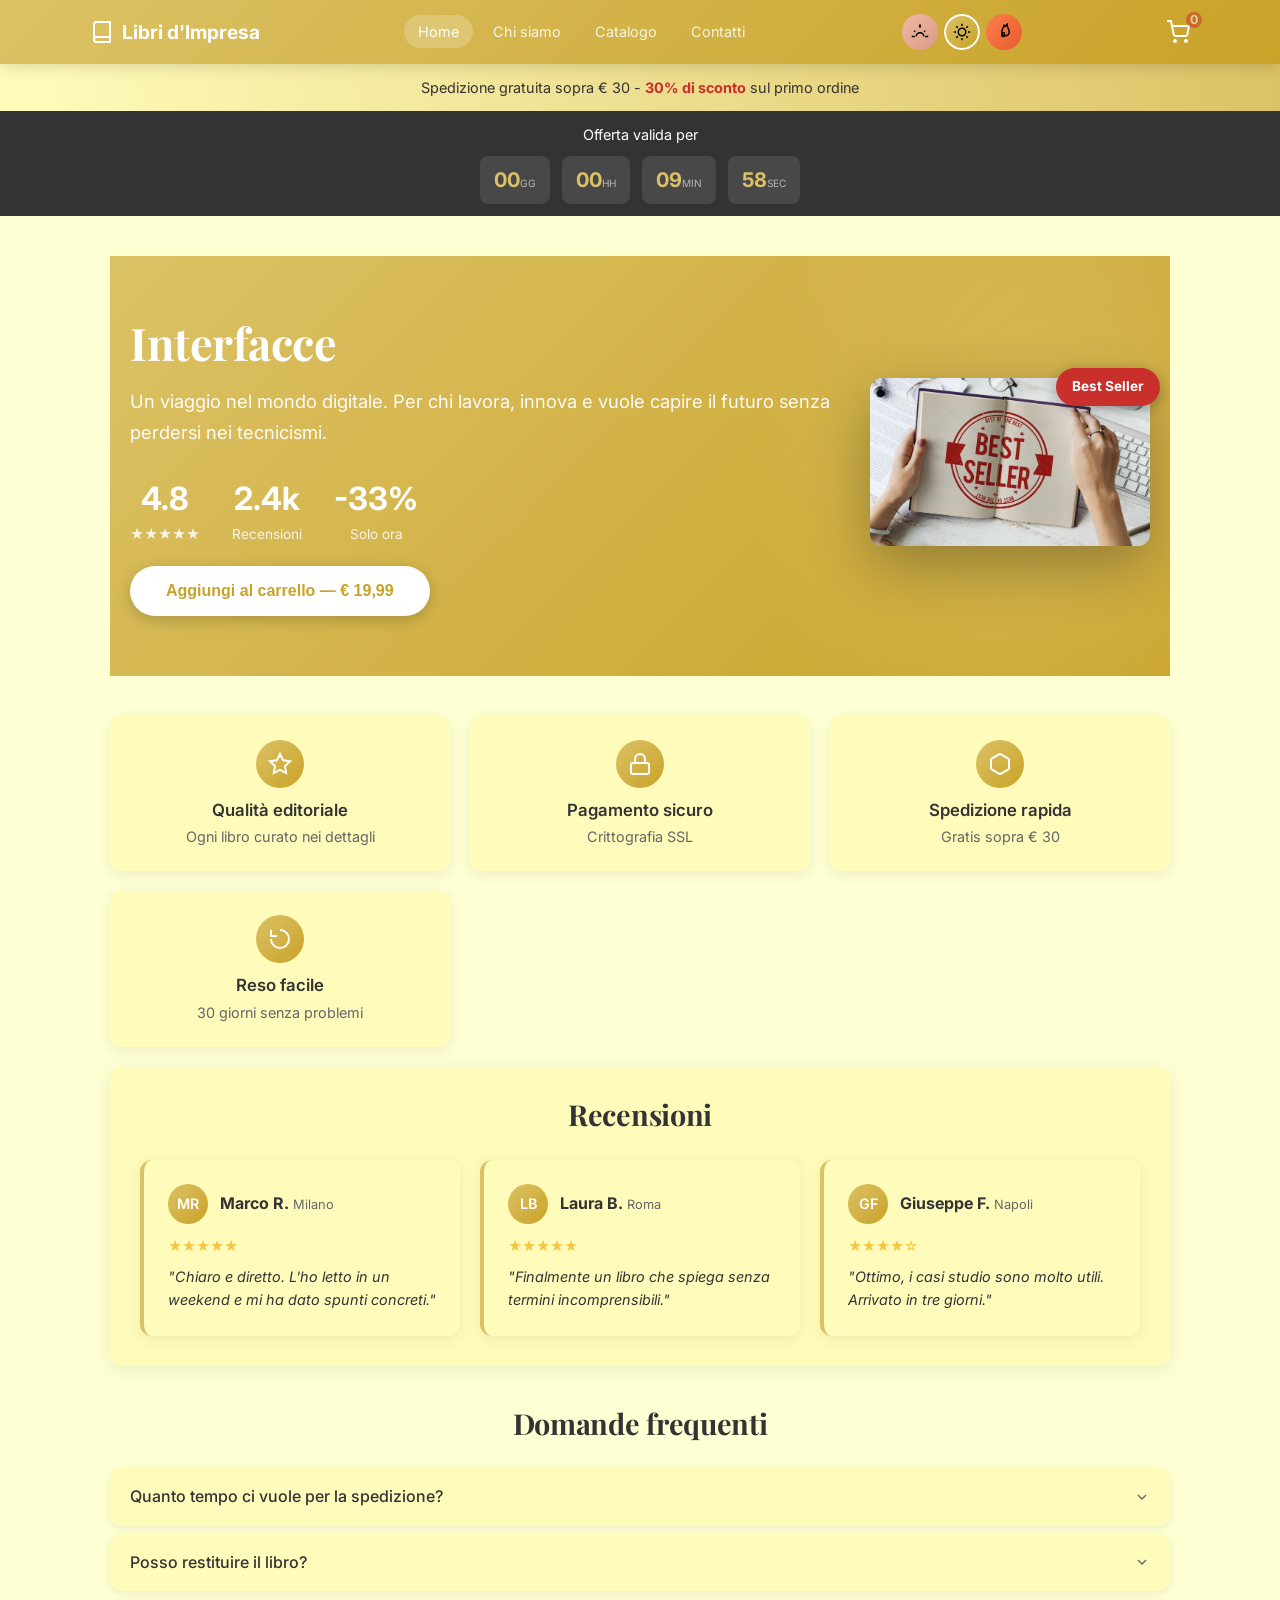
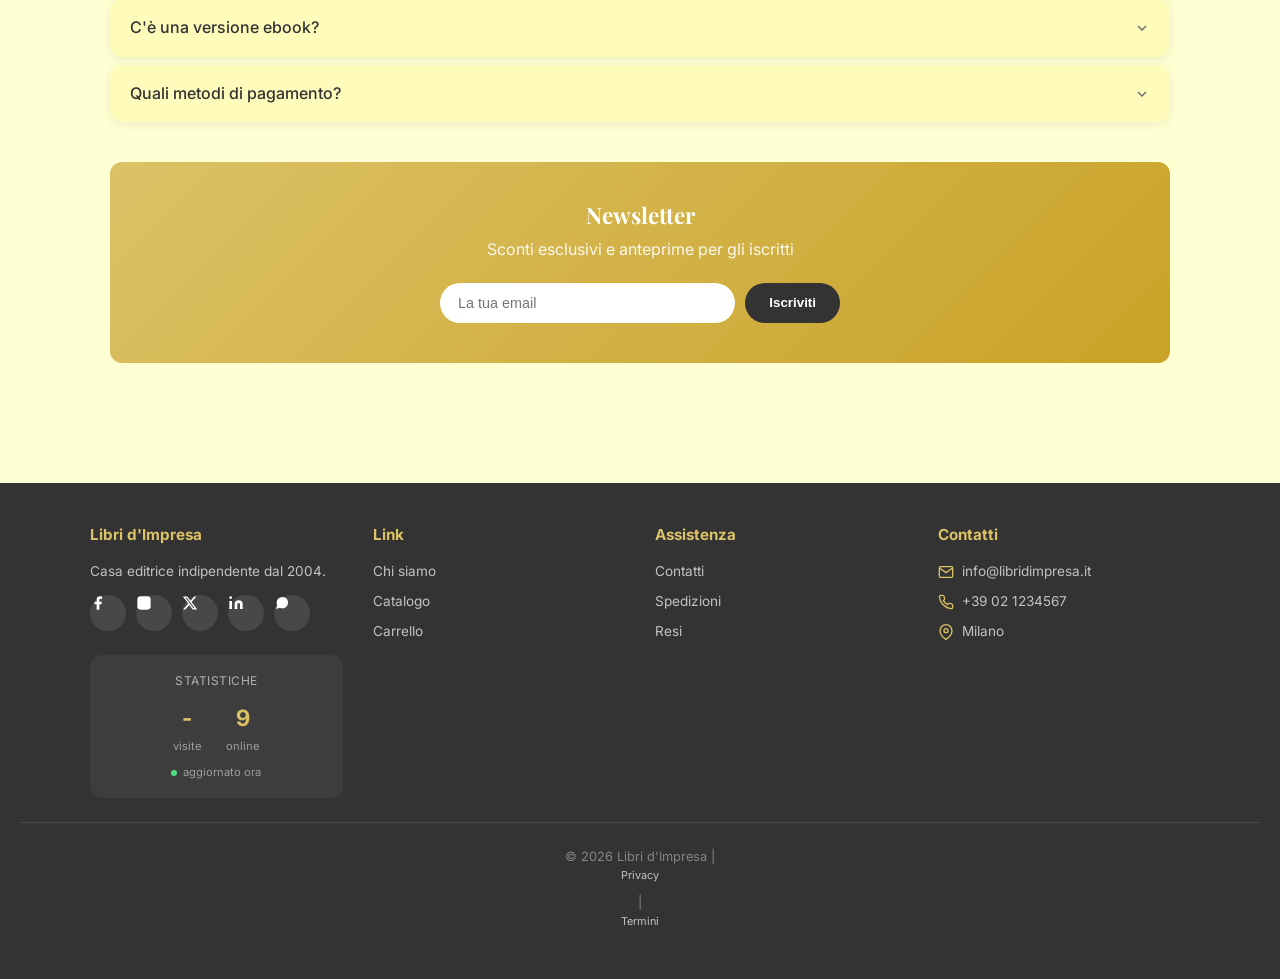
<file: index.html>
<!DOCTYPE html>
<html lang="it">
<head>
    <meta charset="UTF-8">
    <meta name="viewport" content="width=device-width, initial-scale=1.0">
    <meta name="description" content="Interfacce - Un libro sulle tecnologie digitali">
    <title>Interfacce | Libri d'Impresa</title>
    <link rel="stylesheet" href="Stili.css">
</head>
<body>
    <nav class="navbar">
        <div class="navbar-inner">
            <a href="index.html" class="navbar-brand">
                <svg viewBox="0 0 24 24" fill="none" stroke="currentColor" stroke-width="2"><path d="M4 19.5A2.5 2.5 0 0 1 6.5 17H20"/><path d="M6.5 2H20v20H6.5A2.5 2.5 0 0 1 4 19.5v-15A2.5 2.5 0 0 1 6.5 2z"/></svg>
                Libri d'Impresa
            </a>
            <ul class="navbar-nav">
                <li><a href="index.html" class="active">Home</a></li>
                <li><a href="chi-siamo.html">Chi siamo</a></li>
                <li><a href="catalogo.html">Catalogo</a></li>
                <li><a href="contatti.html">Contatti</a></li>
            </ul>
            <div class="theme-toggle">
                <button class="theme-btn" data-theme="alba" title="Tema Alba">
                    <svg viewBox="0 0 24 24"><path d="M17 18a5 5 0 0 0-10 0" stroke-width="2" fill="none" stroke="currentColor"/><line x1="12" y1="2" x2="12" y2="6" stroke-width="2.5" stroke="currentColor"/><line x1="4.22" y1="10.22" x2="5.64" y2="11.64" stroke-width="2" stroke="currentColor"/><line x1="1" y1="18" x2="5" y2="18" stroke-width="2" stroke="currentColor"/><line x1="17.36" y1="11.64" x2="18.78" y2="10.22" stroke-width="2" stroke="currentColor"/><line x1="23" y1="18" x2="19" y2="18" stroke-width="2" stroke="currentColor"/></svg>
                </button>
                <button class="theme-btn active" data-theme="normale" title="Tema Normale">
                    <svg viewBox="0 0 24 24"><circle cx="12" cy="12" r="5" stroke-width="2" fill="none" stroke="currentColor"/><line x1="12" y1="1" x2="12" y2="4" stroke-width="2" stroke="currentColor"/><line x1="12" y1="20" x2="12" y2="23" stroke-width="2" stroke="currentColor"/><line x1="4.22" y1="4.22" x2="6.34" y2="6.34" stroke-width="2" stroke="currentColor"/><line x1="17.66" y1="17.66" x2="19.78" y2="19.78" stroke-width="2" stroke="currentColor"/><line x1="1" y1="12" x2="4" y2="12" stroke-width="2" stroke="currentColor"/><line x1="20" y1="12" x2="23" y2="12" stroke-width="2" stroke="currentColor"/><line x1="4.22" y1="19.78" x2="6.34" y2="17.66" stroke-width="2" stroke="currentColor"/><line x1="17.66" y1="6.34" x2="19.78" y2="4.22" stroke-width="2" stroke="currentColor"/></svg>
                </button>
                <button class="theme-btn" data-theme="fuoco" title="Tema Fuoco">
                    <svg viewBox="0 0 24 24"><path d="M12 2c0 4-3 6-3 10a5 5 0 0 0 10 0c0-4-3-6-3-10-1.5 2-2.5 3-4 3z" stroke-width="2" fill="none" stroke="currentColor"/><path d="M12 12c0 2 1 3 1 4a2 2 0 0 1-4 0c0-1 1-2 1-4" stroke-width="2" fill="none" stroke="currentColor"/></svg>
                </button>
            </div>
            <a href="carrello.html" class="navbar-brand cart-badge" id="cartBadge">
                <svg viewBox="0 0 24 24" width="24" height="24" fill="none" stroke="currentColor" stroke-width="2"><circle cx="9" cy="21" r="1"/><circle cx="20" cy="21" r="1"/><path d="M1 1h4l2.68 13.39a2 2 0 0 0 2 1.61h9.72a2 2 0 0 0 2-1.61L23 6H6"/></svg>
            </a>
        </div>
    </nav>
    
    <div class="progress"></div>
    
    <div class="banner promo-banner" id="promo">
        Spedizione gratuita sopra € 30 - <span class="highlight">30% di sconto</span> sul primo ordine
    </div>
    
    <div class="banner countdown-banner" id="countdown">
        <div>Offerta valida per</div>
        <div class="timer">
            <div class="time-block"><span class="number" id="d">00</span><span class="label">gg</span></div>
            <div class="time-block"><span class="number" id="h">00</span><span class="label">hh</span></div>
            <div class="time-block"><span class="number" id="m">00</span><span class="label">min</span></div>
            <div class="time-block"><span class="number" id="s">00</span><span class="label">sec</span></div>
        </div>
    </div>
    
    <main class="main">
        <!-- HERO BANNER -->
        <div class="hero-banner">
            <div class="hero-banner-content">
                <div class="hero-text">
                    <h1>Interfacce</h1>
                    <p>Un viaggio nel mondo digitale. Per chi lavora, innova e vuole capire il futuro senza perdersi nei tecnicismi.</p>
                    <div class="hero-stats">
                        <div class="hero-stat"><div class="hero-stat-num">4.8</div><div class="hero-stat-label">★★★★★</div></div>
                        <div class="hero-stat"><div class="hero-stat-num">2.4k</div><div class="hero-stat-label">Recensioni</div></div>
                        <div class="hero-stat"><div class="hero-stat-num">-33%</div><div class="hero-stat-label">Solo ora</div></div>
                    </div>
                    <div style="display:flex;gap:12px;flex-wrap:wrap;margin-top:20px;">
                        <button class="btn" onclick="Cart.add('interfacce')">Aggiungi al carrello — € 19,99</button>
                    </div>
                </div>
                <div class="hero-image" style="position:relative;">
                    <span class="hero-badge">Best Seller</span>
                    <img src="Livro-bestseller-blog-Divirta-c.webp" alt="Interfacce">
                </div>
            </div>
        </div>
        
        <!-- FEATURES COMPATTE -->
        <section class="features-grid mb-20">
            <div class="feature">
                <div class="feature-icon"><svg viewBox="0 0 24 24" fill="none" stroke="currentColor" stroke-width="2"><path d="M12 2l3.09 6.26L22 9.27l-5 4.87 1.18 6.88L12 17.77l-6.18 3.25L7 14.14 2 9.27l6.91-1.01L12 2z"/></svg></div>
                <h3 class="feature-title">Qualità editoriale</h3>
                <p class="feature-desc">Ogni libro curato nei dettagli</p>
            </div>
            <div class="feature">
                <div class="feature-icon"><svg viewBox="0 0 24 24" fill="none" stroke="currentColor" stroke-width="2"><rect x="3" y="11" width="18" height="11" rx="2"/><path d="M7 11V7a5 5 0 0 1 10 0v4"/></svg></div>
                <h3 class="feature-title">Pagamento sicuro</h3>
                <p class="feature-desc">Crittografia SSL</p>
            </div>
            <div class="feature">
                <div class="feature-icon"><svg viewBox="0 0 24 24" fill="none" stroke="currentColor" stroke-width="2"><path d="M21 16V8a2 2 0 0 0-1-1.73l-7-4a2 2 0 0 0-2 0l-7 4A2 2 0 0 0 3 8v8a2 2 0 0 0 1 1.73l7 4a2 2 0 0 0 2 0l7-4A2 2 0 0 0 21 16z"/></svg></div>
                <h3 class="feature-title">Spedizione rapida</h3>
                <p class="feature-desc">Gratis sopra € 30</p>
            </div>
            <div class="feature">
                <div class="feature-icon"><svg viewBox="0 0 24 24" fill="none" stroke="currentColor" stroke-width="2"><path d="M3 12a9 9 0 1 0 9-9"/><path d="M3 3v6h6"/></svg></div>
                <h3 class="feature-title">Reso facile</h3>
                <p class="feature-desc">30 giorni senza problemi</p>
            </div>
        </section>
        
        <section class="card mb-20 fade-in">
            <h2 class="section-title">Recensioni</h2>
            <div class="reviews-grid">
                <div class="review">
                    <div class="review-head">
                        <div class="review-avatar">MR</div>
                        <div><strong>Marco R.</strong> <span style="color:var(--muted);font-size:0.8em">Milano</span></div>
                    </div>
                    <div class="review-stars">★★★★★</div>
                    <p class="review-text">"Chiaro e diretto. L'ho letto in un weekend e mi ha dato spunti concreti."</p>
                </div>
                <div class="review">
                    <div class="review-head">
                        <div class="review-avatar">LB</div>
                        <div><strong>Laura B.</strong> <span style="color:var(--muted);font-size:0.8em">Roma</span></div>
                    </div>
                    <div class="review-stars">★★★★★</div>
                    <p class="review-text">"Finalmente un libro che spiega senza termini incomprensibili."</p>
                </div>
                <div class="review">
                    <div class="review-head">
                        <div class="review-avatar">GF</div>
                        <div><strong>Giuseppe F.</strong> <span style="color:var(--muted);font-size:0.8em">Napoli</span></div>
                    </div>
                    <div class="review-stars">★★★★☆</div>
                    <p class="review-text">"Ottimo, i casi studio sono molto utili. Arrivato in tre giorni."</p>
                </div>
            </div>
        </section>
        
        <section class="faq mb-20 fade-in">
            <h2 class="section-title">Domande frequenti</h2>
            <div class="faq-item">
                <div class="faq-q">Quanto tempo ci vuole per la spedizione?<svg viewBox="0 0 24 24" fill="none" stroke="currentColor" stroke-width="2"><path d="M6 9l6 6 6-6"/></svg></div>
                <div class="faq-a">La spedizione standard richiede 3-5 giorni lavorativi. Disponibile anche express in 24-48h.</div>
            </div>
            <div class="faq-item">
                <div class="faq-q">Posso restituire il libro?<svg viewBox="0 0 24 24" fill="none" stroke="currentColor" stroke-width="2"><path d="M6 9l6 6 6-6"/></svg></div>
                <div class="faq-a">Sì, entro 30 giorni dall'acquisto. Il reso è gratuito.</div>
            </div>
            <div class="faq-item">
                <div class="faq-q">C'è una versione ebook?<svg viewBox="0 0 24 24" fill="none" stroke="currentColor" stroke-width="2"><path d="M6 9l6 6 6-6"/></svg></div>
                <div class="faq-a">Sì, disponibile anche in ebook e audiolibro.</div>
            </div>
            <div class="faq-item">
                <div class="faq-q">Quali metodi di pagamento?<svg viewBox="0 0 24 24" fill="none" stroke="currentColor" stroke-width="2"><path d="M6 9l6 6 6-6"/></svg></div>
                <div class="faq-a">Carte di credito, PayPal, bonifico e contrassegno.</div>
            </div>
        </section>
        
        <section class="newsletter fade-in">
            <h2>Newsletter</h2>
            <p>Sconti esclusivi e anteprime per gli iscritti</p>
            <form id="newsletterForm">
                <input type="email" placeholder="La tua email" required>
                <button type="submit">Iscriviti</button>
            </form>
        </section>
    </main>
    
    <footer class="footer">
        <div class="footer-inner">
            <div>
                <h4>Libri d'Impresa</h4>
                <p>Casa editrice indipendente dal 2004.</p>
                <div class="social-links" id="socialLinks">
                    <a href="#" class="social-btn" data-social="facebook" title="Facebook"><svg viewBox="0 0 24 24"><path d="M18 2h-3a5 5 0 0 0-5 5v3H7v4h3v8h4v-8h3l1-4h-4V7a1 1 0 0 1 1-1h3z"/></svg></a>
                    <a href="#" class="social-btn" data-social="instagram" title="Instagram"><svg viewBox="0 0 24 24"><rect x="2" y="2" width="20" height="20" rx="5"/><path d="M16 11.37A4 4 0 1 1 12.63 8 4 4 0 0 1 16 11.37z"/><line x1="17.5" y1="6.5" x2="17.51" y2="6.5"/></svg></a>
                    <a href="#" class="social-btn" data-social="twitter" title="Twitter/X"><svg viewBox="0 0 24 24"><path d="M18.244 2.25h3.308l-7.227 8.26 8.502 11.24H16.17l-5.214-6.817L4.99 21.75H1.68l7.73-8.835L1.254 2.25H8.08l4.713 6.231zm-1.161 17.52h1.833L7.084 4.126H5.117z"/></svg></a>
                    <a href="#" class="social-btn" data-social="linkedin" title="LinkedIn"><svg viewBox="0 0 24 24"><path d="M16 8a6 6 0 0 1 6 6v7h-4v-7a2 2 0 0 0-2-2 2 2 0 0 0-2 2v7h-4v-7a6 6 0 0 1 6-6z"/><rect x="2" y="9" width="4" height="12"/><circle cx="4" cy="4" r="2"/></svg></a>
                    <a href="#" class="social-btn" data-social="whatsapp" title="WhatsApp"><svg viewBox="0 0 24 24"><path d="M21 11.5a8.38 8.38 0 0 1-.9 3.8 8.5 8.5 0 0 1-7.6 4.7 8.38 8.38 0 0 1-3.8-.9L3 21l1.9-5.7a8.38 8.38 0 0 1-.9-3.8 8.5 8.5 0 0 1 4.7-7.6 8.38 8.38 0 0 1 3.8-.9h.5a8.48 8.48 0 0 1 8 8v.5z"/></svg></a>
                </div>
                <div class="visitors">
                    <div class="visitors-title">Statistiche</div>
                    <div class="visitors-stats">
                        <div><strong id="totalVisits">-</strong><span>visite</span></div>
                        <div><strong id="onlineNow">-</strong><span>online</span></div>
                    </div>
                    <div style="margin-top:8px;font-size:0.7em;color:rgba(255,255,255,0.5)"><span class="live-dot"></span>aggiornato ora</div>
                </div>
            </div>
            <div>
                <h4>Link</h4>
                <a href="chi-siamo.html">Chi siamo</a>
                <a href="catalogo.html">Catalogo</a>
                <a href="carrello.html">Carrello</a>
            </div>
            <div>
                <h4>Assistenza</h4>
                <a href="contatti.html">Contatti</a>
                <a href="#">Spedizioni</a>
                <a href="#">Resi</a>
            </div>
            <div>
                <h4>Contatti</h4>
                <div class="footer-contact"><svg viewBox="0 0 24 24" fill="none" stroke="currentColor" stroke-width="2"><path d="M4 4h16c1.1 0 2 .9 2 2v12c0 1.1-.9 2-2 2H4c-1.1 0-2-.9-2-2V6c0-1.1.9-2 2-2z"/><polyline points="22,6 12,13 2,6"/></svg><span id="contactEmail">info@libridimpresa.it</span></div>
                <div class="footer-contact"><svg viewBox="0 0 24 24" fill="none" stroke="currentColor" stroke-width="2"><path d="M22 16.92v3a2 2 0 0 1-2.18 2 19.79 19.79 0 0 1-8.63-3.07 19.5 19.5 0 0 1-6-6 19.79 19.79 0 0 1-3.07-8.67A2 2 0 0 1 4.11 2h3a2 2 0 0 1 2 1.72 12.84 12.84 0 0 0 .7 2.81 2 2 0 0 1-.45 2.11L8.09 9.91a16 16 0 0 0 6 6l1.27-1.27a2 2 0 0 1 2.11-.45 12.84 12.84 0 0 0 2.81.7A2 2 0 0 1 22 16.92z"/></svg><span id="contactPhone">+39 02 1234567</span></div>
                <div class="footer-contact"><svg viewBox="0 0 24 24" fill="none" stroke="currentColor" stroke-width="2"><path d="M21 10c0 7-9 13-9 13s-9-6-9-13a9 9 0 0 1 18 0z"/><circle cx="12" cy="10" r="3"/></svg><span id="contactCity">Milano</span></div>
            </div>
        </div>
        <div class="footer-bottom">
            &copy; 2026 Libri d'Impresa | <a href="#">Privacy</a> | <a href="#">Termini</a>
        </div>
    </footer>
    
    <button class="to-top" id="toTop" aria-label="Torna su">
        <svg viewBox="0 0 24 24" fill="none" stroke="currentColor" stroke-width="2.5"><path d="M18 15l-6-6-6 6"/></svg>
    </button>
    
    <script src="config.js"></script>
    <script src="cart.js"></script>
    <script>
        // Theme
        const themeBtns = document.querySelectorAll('.theme-btn');
        const savedTheme = localStorage.getItem('theme') || 'normale';
        document.documentElement.setAttribute('data-theme', savedTheme);
        themeBtns.forEach(b => { if (b.dataset.theme === savedTheme) b.classList.add('active'); });
        themeBtns.forEach(b => b.addEventListener('click', () => {
            themeBtns.forEach(x => x.classList.remove('active'));
            b.classList.add('active');
            document.documentElement.setAttribute('data-theme', b.dataset.theme);
            localStorage.setItem('theme', b.dataset.theme);
        }));
        
        // Config - social links
        if (typeof CONFIG !== 'undefined') {
            document.querySelectorAll('[data-social]').forEach(el => {
                const key = el.dataset.social;
                if (CONFIG.social[key]) {
                    el.href = key === 'whatsapp' ? `https://wa.me/${CONFIG.social.whatsapp}` : CONFIG.social[key];
                }
            });
            document.getElementById('contactEmail').textContent = CONFIG.sito.email;
            document.getElementById('contactPhone').textContent = CONFIG.sito.telefono;
            document.getElementById('contactCity').textContent = CONFIG.sito.citta;
        }
        
        // Countdown - 10 minuti (versione 2 per forzare reset)
        const CD_VERSION = 'v2';
        let end = localStorage.getItem('cdEnd_' + CD_VERSION);
        if (!end) {
            end = Date.now() + 10 * 60 * 1000; // 10 minuti
            localStorage.setItem('cdEnd_' + CD_VERSION, end);
        }
        end = parseInt(end);
        
        const cdEl = document.getElementById('countdown');
        const promoEl = document.getElementById('promo');
        
        const cd = () => {
            const d = end - Date.now();
            if (d <= 0) {
                clearInterval(cdInterval);
                // Shake poi fall
                cdEl.classList.add('shake');
                setTimeout(() => {
                    cdEl.classList.remove('shake');
                    cdEl.classList.add('fall');
                    setTimeout(() => {
                        cdEl.style.display = 'none';
                        promoEl.style.display = 'none';
                    }, 1000);
                }, 500);
                return;
            }
            document.getElementById('d').textContent = String(Math.floor(d/86400000)).padStart(2,'0');
            document.getElementById('h').textContent = String(Math.floor((d%86400000)/3600000)).padStart(2,'0');
            document.getElementById('m').textContent = String(Math.floor((d%3600000)/60000)).padStart(2,'0');
            document.getElementById('s').textContent = String(Math.floor((d%60000)/1000)).padStart(2,'0');
        };
        const cdInterval = setInterval(cd, 1000); cd();
        
        // FAQ
        document.querySelectorAll('.faq-q').forEach(q => q.addEventListener('click', () => q.parentElement.classList.toggle('open')));
        
        // Newsletter
        document.getElementById('newsletterForm').addEventListener('submit', e => {
            e.preventDefault();
            alert('Grazie per l\'iscrizione!');
        });
        
        // Scroll
        const prog = document.querySelector('.progress'), toTop = document.getElementById('toTop'), nav = document.querySelector('.navbar');
        window.addEventListener('scroll', () => {
            const y = window.scrollY, max = document.body.scrollHeight - innerHeight;
            prog.style.width = `${(y/max)*100}%`;
            toTop.classList.toggle('show', y > 300);
            nav.classList.toggle('scrolled', y > 50);
        });
        toTop.addEventListener('click', () => {
            const start = scrollY, t0 = performance.now();
            const ease = t => t===1?1:1-Math.pow(2,-10*t);
            const run = t => { const p = Math.min((t-t0)/1500,1); scrollTo(0, start*(1-ease(p))); if(p<1) requestAnimationFrame(run); };
            requestAnimationFrame(run);
        });
    </script>
</body>
</html>
</file>
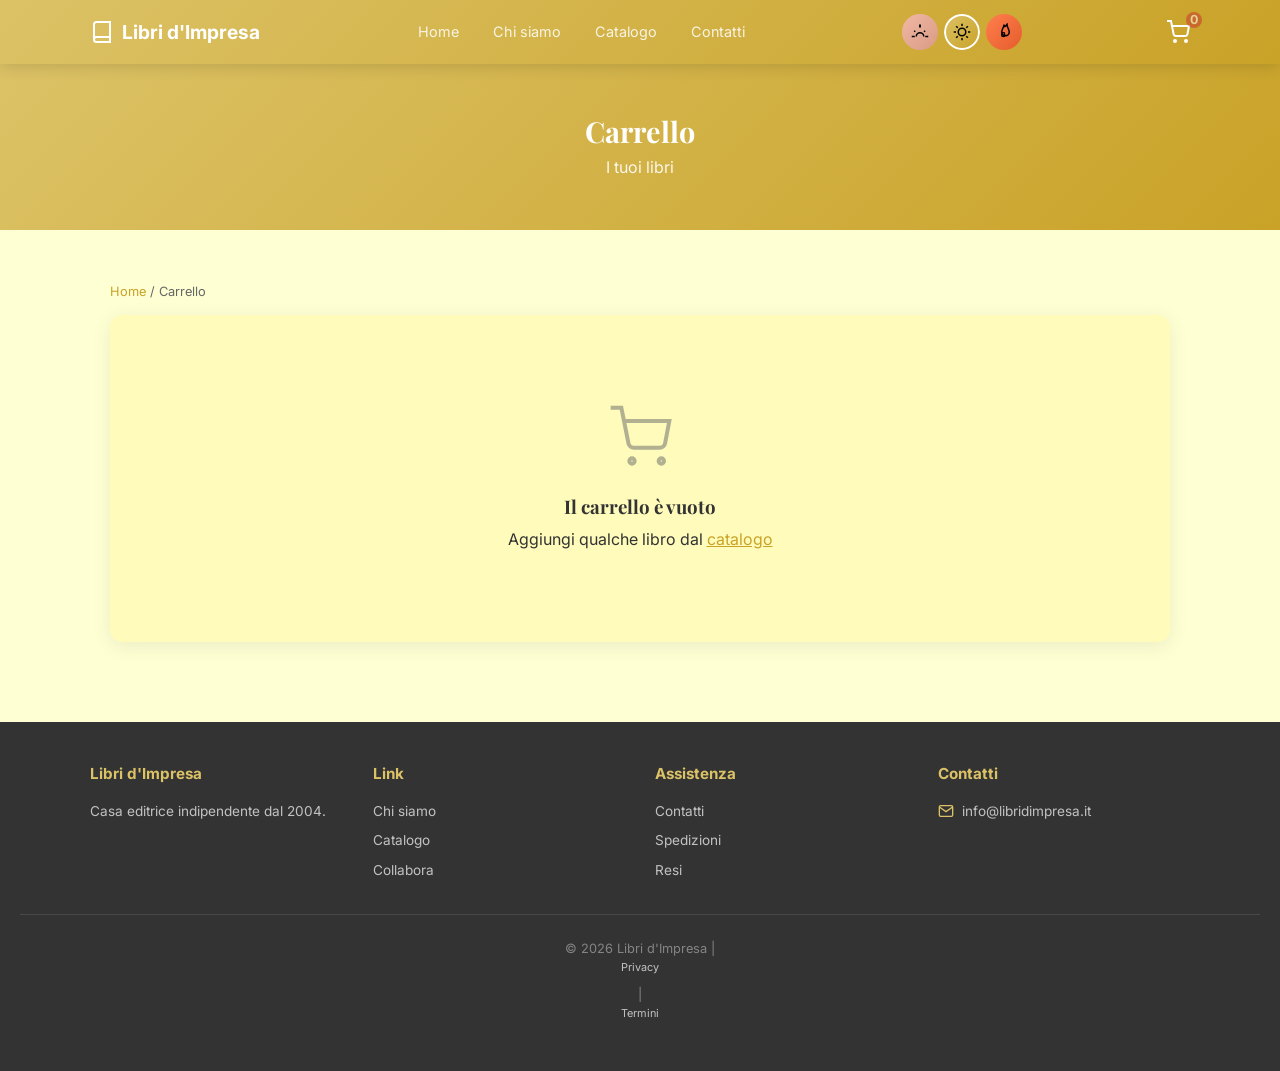
<file: carrello.html>
<!DOCTYPE html>
<html lang="it">
<head>
    <meta charset="UTF-8">
    <meta name="viewport" content="width=device-width, initial-scale=1.0">
    <title>Carrello | Libri d'Impresa</title>
    <link rel="stylesheet" href="Stili.css">
</head>
<body>
    <nav class="navbar">
        <div class="navbar-inner">
            <a href="index.html" class="navbar-brand"><svg viewBox="0 0 24 24" fill="none" stroke="currentColor" stroke-width="2"><path d="M4 19.5A2.5 2.5 0 0 1 6.5 17H20"/><path d="M6.5 2H20v20H6.5A2.5 2.5 0 0 1 4 19.5v-15A2.5 2.5 0 0 1 6.5 2z"/></svg>Libri d'Impresa</a>
            <ul class="navbar-nav">
                <li><a href="index.html">Home</a></li>
                <li><a href="chi-siamo.html">Chi siamo</a></li>
                <li><a href="catalogo.html">Catalogo</a></li>
                <li><a href="contatti.html">Contatti</a></li>
            </ul>
            <div class="theme-toggle">
                <button class="theme-btn" data-theme="alba" title="Tema Alba"><svg viewBox="0 0 24 24"><path d="M17 18a5 5 0 0 0-10 0" stroke-width="2" fill="none" stroke="currentColor"/><line x1="12" y1="2" x2="12" y2="6" stroke-width="2.5" stroke="currentColor"/><line x1="4.22" y1="10.22" x2="5.64" y2="11.64" stroke-width="2" stroke="currentColor"/><line x1="1" y1="18" x2="5" y2="18" stroke-width="2" stroke="currentColor"/><line x1="17.36" y1="11.64" x2="18.78" y2="10.22" stroke-width="2" stroke="currentColor"/><line x1="23" y1="18" x2="19" y2="18" stroke-width="2" stroke="currentColor"/></svg></button>
                <button class="theme-btn active" data-theme="normale" title="Tema Normale"><svg viewBox="0 0 24 24"><circle cx="12" cy="12" r="5" stroke-width="2" fill="none" stroke="currentColor"/><line x1="12" y1="1" x2="12" y2="4" stroke-width="2" stroke="currentColor"/><line x1="12" y1="20" x2="12" y2="23" stroke-width="2" stroke="currentColor"/><line x1="4.22" y1="4.22" x2="6.34" y2="6.34" stroke-width="2" stroke="currentColor"/><line x1="17.66" y1="17.66" x2="19.78" y2="19.78" stroke-width="2" stroke="currentColor"/><line x1="1" y1="12" x2="4" y2="12" stroke-width="2" stroke="currentColor"/><line x1="20" y1="12" x2="23" y2="12" stroke-width="2" stroke="currentColor"/><line x1="4.22" y1="19.78" x2="6.34" y2="17.66" stroke-width="2" stroke="currentColor"/><line x1="17.66" y1="6.34" x2="19.78" y2="4.22" stroke-width="2" stroke="currentColor"/></svg></button>
                <button class="theme-btn" data-theme="fuoco" title="Tema Fuoco"><svg viewBox="0 0 24 24"><path d="M12 2c0 4-3 6-3 10a5 5 0 0 0 10 0c0-4-3-6-3-10-1.5 2-2.5 3-4 3z" stroke-width="2" fill="none" stroke="currentColor"/><path d="M12 12c0 2 1 3 1 4a2 2 0 0 1-4 0c0-1 1-2 1-4" stroke-width="2" fill="none" stroke="currentColor"/></svg></button>
            </div>
            <a href="carrello.html" class="navbar-brand cart-badge" id="cartBadge">
                <svg viewBox="0 0 24 24" width="24" height="24" fill="none" stroke="currentColor" stroke-width="2"><circle cx="9" cy="21" r="1"/><circle cx="20" cy="21" r="1"/><path d="M1 1h4l2.68 13.39a2 2 0 0 0 2 1.61h9.72a2 2 0 0 0 2-1.61L23 6H6"/></svg>
            </a>
        </div>
    </nav>
    <div class="progress"></div>
    
    <div class="page-header"><h1>Carrello</h1><p>I tuoi libri</p></div>
    
    <main class="main">
        <div class="breadcrumb"><a href="index.html">Home</a> / <span>Carrello</span></div>
        <div class="card" id="cartContainer"></div>
    </main>
    
    <footer class="footer">
        <div class="footer-inner">
            <div><h4>Libri d'Impresa</h4><p>Casa editrice indipendente dal 2004.</p></div>
            <div><h4>Link</h4><a href="chi-siamo.html">Chi siamo</a><a href="catalogo.html">Catalogo</a><a href="#">Collabora</a></div>
            <div><h4>Assistenza</h4><a href="contatti.html">Contatti</a><a href="#">Spedizioni</a><a href="#">Resi</a></div>
            <div><h4>Contatti</h4><div class="footer-contact"><svg viewBox="0 0 24 24" fill="none" stroke="currentColor" stroke-width="2"><path d="M4 4h16c1.1 0 2 .9 2 2v12c0 1.1-.9 2-2 2H4c-1.1 0-2-.9-2-2V6c0-1.1.9-2 2-2z"/><polyline points="22,6 12,13 2,6"/></svg><span>info@libridimpresa.it</span></div></div>
        </div>
        <div class="footer-bottom">&copy; 2026 Libri d'Impresa | <a href="#">Privacy</a> | <a href="#">Termini</a></div>
    </footer>
    <button class="to-top" id="toTop"><svg viewBox="0 0 24 24" fill="none" stroke="currentColor" stroke-width="2.5"><path d="M18 15l-6-6-6 6"/></svg></button>
    
    <script src="config.js"></script>
    <script src="cart.js"></script>
    <script>
        const themeBtns=document.querySelectorAll('.theme-btn'),saved=localStorage.getItem('theme')||'normale';
        document.documentElement.setAttribute('data-theme',saved);
        themeBtns.forEach(b=>{if(b.dataset.theme===saved)b.classList.add('active')});
        themeBtns.forEach(b=>b.addEventListener('click',()=>{themeBtns.forEach(x=>x.classList.remove('active'));b.classList.add('active');document.documentElement.setAttribute('data-theme',b.dataset.theme);localStorage.setItem('theme',b.dataset.theme)}));
        
        Cart.render(document.getElementById('cartContainer'));
        
        const prog=document.querySelector('.progress'),toTop=document.getElementById('toTop'),nav=document.querySelector('.navbar');
        window.addEventListener('scroll',()=>{const y=scrollY;prog.style.width=`${(y/(body.scrollHeight-innerHeight))*100}%`;toTop.classList.toggle('show',y>300);nav.classList.toggle('scrolled',y>50)});
        toTop.addEventListener('click',()=>{const s=scrollY,t0=performance.now(),e=x=>x===1?1:1-Math.pow(2,-10*x),r=t=>{const p=Math.min((t-t0)/1500,1);scrollTo(0,s*(1-e(p)));p<1&&requestAnimationFrame(r)};requestAnimationFrame(r)});
    </script>
</body>
</html>
</file>
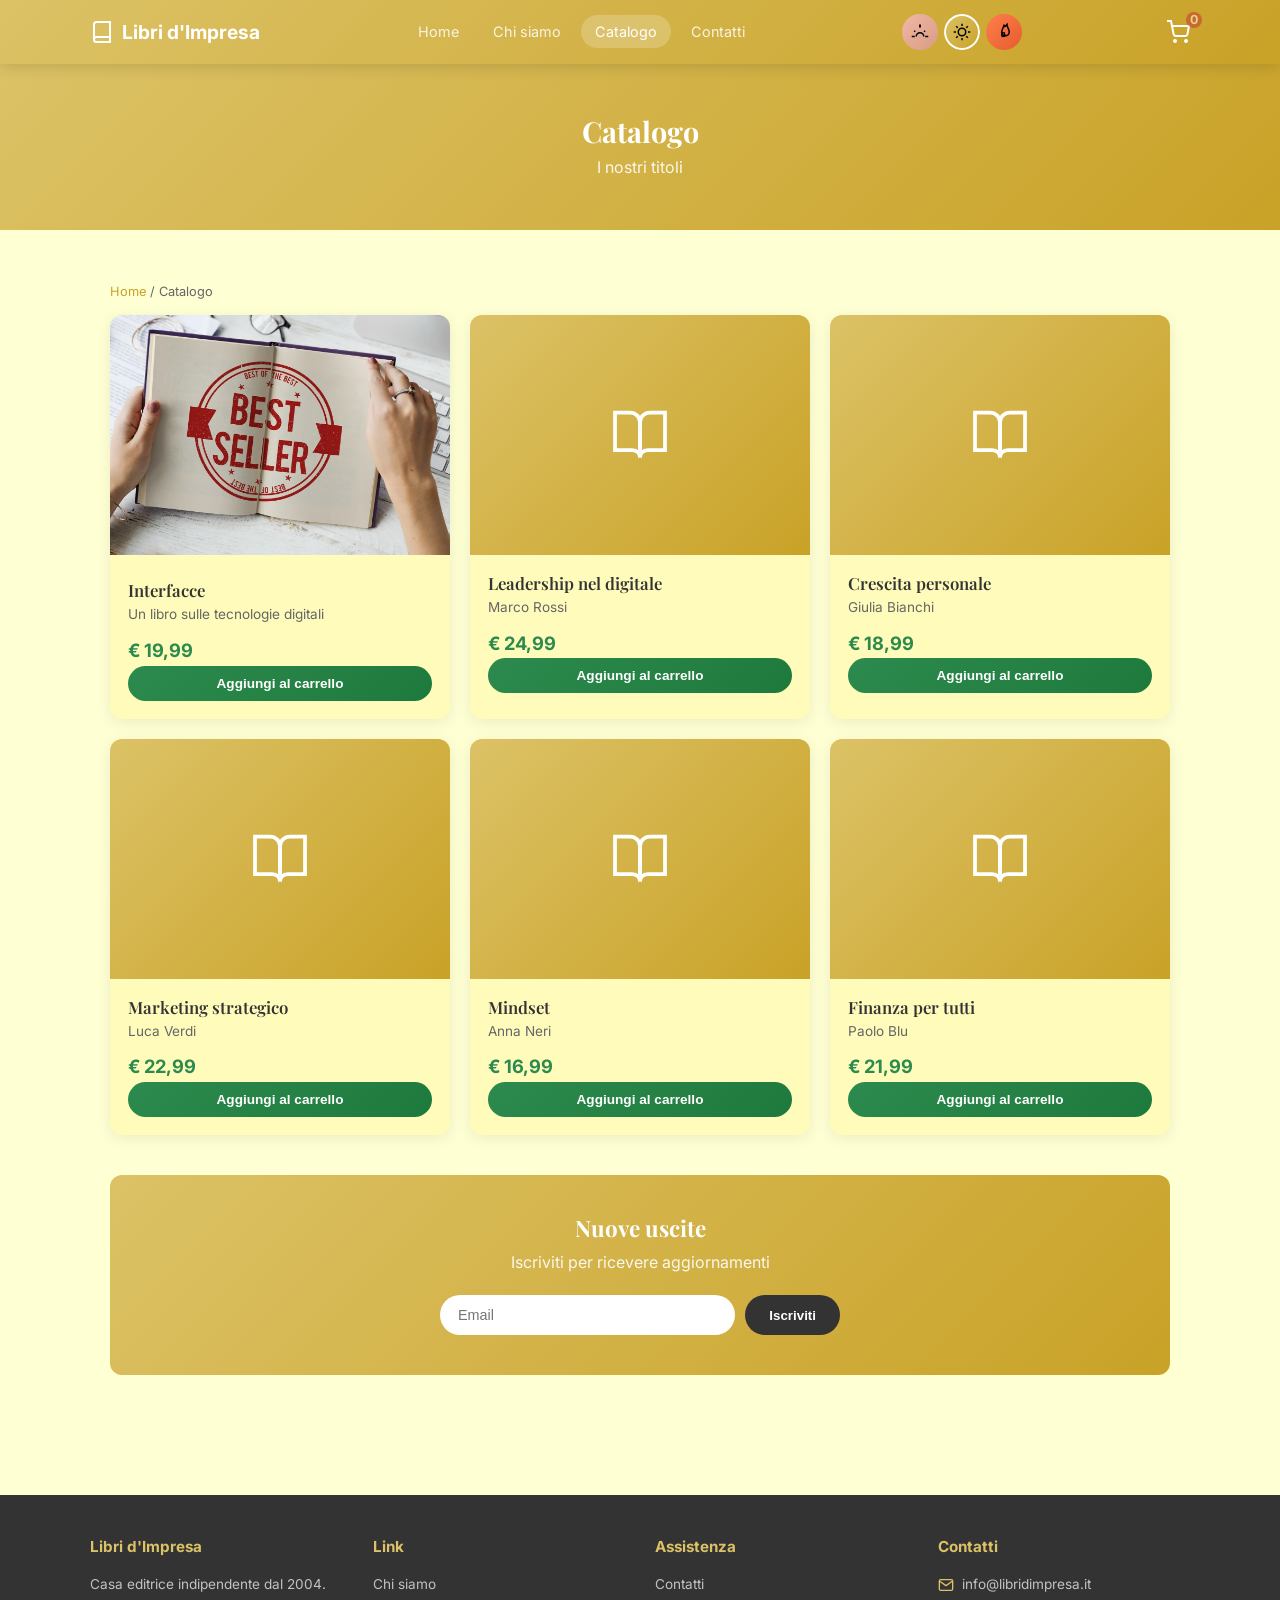
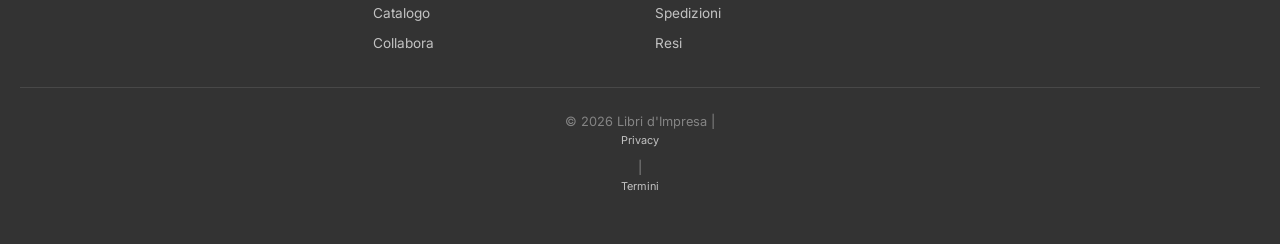
<file: catalogo.html>
<!DOCTYPE html>
<html lang="it">
<head>
    <meta charset="UTF-8">
    <meta name="viewport" content="width=device-width, initial-scale=1.0">
    <title>Catalogo | Libri d'Impresa</title>
    <link rel="stylesheet" href="Stili.css">
</head>
<body>
    <nav class="navbar">
        <div class="navbar-inner">
            <a href="index.html" class="navbar-brand"><svg viewBox="0 0 24 24" fill="none" stroke="currentColor" stroke-width="2"><path d="M4 19.5A2.5 2.5 0 0 1 6.5 17H20"/><path d="M6.5 2H20v20H6.5A2.5 2.5 0 0 1 4 19.5v-15A2.5 2.5 0 0 1 6.5 2z"/></svg>Libri d'Impresa</a>
            <ul class="navbar-nav">
                <li><a href="index.html">Home</a></li>
                <li><a href="chi-siamo.html">Chi siamo</a></li>
                <li><a href="catalogo.html" class="active">Catalogo</a></li>
                <li><a href="contatti.html">Contatti</a></li>
            </ul>
            <div class="theme-toggle">
                <button class="theme-btn" data-theme="alba" title="Tema Alba"><svg viewBox="0 0 24 24"><path d="M17 18a5 5 0 0 0-10 0" stroke-width="2" fill="none" stroke="currentColor"/><line x1="12" y1="2" x2="12" y2="6" stroke-width="2.5" stroke="currentColor"/><line x1="4.22" y1="10.22" x2="5.64" y2="11.64" stroke-width="2" stroke="currentColor"/><line x1="1" y1="18" x2="5" y2="18" stroke-width="2" stroke="currentColor"/><line x1="17.36" y1="11.64" x2="18.78" y2="10.22" stroke-width="2" stroke="currentColor"/><line x1="23" y1="18" x2="19" y2="18" stroke-width="2" stroke="currentColor"/></svg></button>
                <button class="theme-btn active" data-theme="normale" title="Tema Normale"><svg viewBox="0 0 24 24"><circle cx="12" cy="12" r="5" stroke-width="2" fill="none" stroke="currentColor"/><line x1="12" y1="1" x2="12" y2="4" stroke-width="2" stroke="currentColor"/><line x1="12" y1="20" x2="12" y2="23" stroke-width="2" stroke="currentColor"/><line x1="4.22" y1="4.22" x2="6.34" y2="6.34" stroke-width="2" stroke="currentColor"/><line x1="17.66" y1="17.66" x2="19.78" y2="19.78" stroke-width="2" stroke="currentColor"/><line x1="1" y1="12" x2="4" y2="12" stroke-width="2" stroke="currentColor"/><line x1="20" y1="12" x2="23" y2="12" stroke-width="2" stroke="currentColor"/><line x1="4.22" y1="19.78" x2="6.34" y2="17.66" stroke-width="2" stroke="currentColor"/><line x1="17.66" y1="6.34" x2="19.78" y2="4.22" stroke-width="2" stroke="currentColor"/></svg></button>
                <button class="theme-btn" data-theme="fuoco" title="Tema Fuoco"><svg viewBox="0 0 24 24"><path d="M12 2c0 4-3 6-3 10a5 5 0 0 0 10 0c0-4-3-6-3-10-1.5 2-2.5 3-4 3z" stroke-width="2" fill="none" stroke="currentColor"/><path d="M12 12c0 2 1 3 1 4a2 2 0 0 1-4 0c0-1 1-2 1-4" stroke-width="2" fill="none" stroke="currentColor"/></svg></button>
            </div>
            <a href="carrello.html" class="navbar-brand cart-badge" id="cartBadge">
                <svg viewBox="0 0 24 24" width="24" height="24" fill="none" stroke="currentColor" stroke-width="2"><circle cx="9" cy="21" r="1"/><circle cx="20" cy="21" r="1"/><path d="M1 1h4l2.68 13.39a2 2 0 0 0 2 1.61h9.72a2 2 0 0 0 2-1.61L23 6H6"/></svg>
            </a>
        </div>
    </nav>
    <div class="progress"></div>
    
    <div class="page-header"><h1>Catalogo</h1><p>I nostri titoli</p></div>
    
    <main class="main">
        <div class="breadcrumb"><a href="index.html">Home</a> / <span>Catalogo</span></div>
        <div class="catalog-grid" id="catalogGrid"></div>
        
        <div class="newsletter">
            <h2>Nuove uscite</h2>
            <p>Iscriviti per ricevere aggiornamenti</p>
            <form onsubmit="event.preventDefault();alert('Grazie!');"><input type="email" placeholder="Email" required><button type="submit">Iscriviti</button></form>
        </div>
    </main>
    
    <footer class="footer">
        <div class="footer-inner">
            <div><h4>Libri d'Impresa</h4><p>Casa editrice indipendente dal 2004.</p></div>
            <div><h4>Link</h4><a href="chi-siamo.html">Chi siamo</a><a href="catalogo.html">Catalogo</a><a href="#">Collabora</a></div>
            <div><h4>Assistenza</h4><a href="contatti.html">Contatti</a><a href="#">Spedizioni</a><a href="#">Resi</a></div>
            <div><h4>Contatti</h4><div class="footer-contact"><svg viewBox="0 0 24 24" fill="none" stroke="currentColor" stroke-width="2"><path d="M4 4h16c1.1 0 2 .9 2 2v12c0 1.1-.9 2-2 2H4c-1.1 0-2-.9-2-2V6c0-1.1.9-2 2-2z"/><polyline points="22,6 12,13 2,6"/></svg><span>info@libridimpresa.it</span></div></div>
        </div>
        <div class="footer-bottom">&copy; 2026 Libri d'Impresa | <a href="#">Privacy</a> | <a href="#">Termini</a></div>
    </footer>
    <button class="to-top" id="toTop"><svg viewBox="0 0 24 24" fill="none" stroke="currentColor" stroke-width="2.5"><path d="M18 15l-6-6-6 6"/></svg></button>
    
    <script src="config.js"></script>
    <script src="cart.js"></script>
    <script>
        const themeBtns=document.querySelectorAll('.theme-btn'),saved=localStorage.getItem('theme')||'normale';
        document.documentElement.setAttribute('data-theme',saved);
        themeBtns.forEach(b=>{if(b.dataset.theme===saved)b.classList.add('active')});
        themeBtns.forEach(b=>b.addEventListener('click',()=>{themeBtns.forEach(x=>x.classList.remove('active'));b.classList.add('active');document.documentElement.setAttribute('data-theme',b.dataset.theme);localStorage.setItem('theme',b.dataset.theme)}));
        
        // Render catalogo
        const grid = document.getElementById('catalogGrid');
        if (typeof CONFIG !== 'undefined') {
            grid.innerHTML = CONFIG.prodotti.map(p => `
                <div class="book">
                    ${p.immagine 
                        ? `<img src="${p.immagine}" alt="${p.nome}" class="book-cover">`
                        : `<div class="book-cover" style="display:flex;align-items:center;justify-content:center;background:linear-gradient(135deg,var(--primary),var(--primary-dark));"><svg viewBox="0 0 24 24" width="60" height="60" stroke="#fff" fill="none" stroke-width="1.5"><path d="M2 3h6a4 4 0 0 1 4 4v14a3 3 0 0 0-3-3H2z"/><path d="M22 3h-6a4 4 0 0 0-4 4v14a3 3 0 0 1 3-3h7z"/></svg></div>`
                    }
                    <div class="book-body">
                        <h3 class="book-title">${p.nome}</h3>
                        <p class="book-author">${p.autore || p.descrizione}</p>
                        <p class="book-price">€ ${p.prezzo.toFixed(2).replace('.',',')}</p>
                        <button class="btn btn-add" style="font-size:0.85em;padding:10px 20px;width:100%;" onclick="Cart.add('${p.id}')">Aggiungi al carrello</button>
                    </div>
                </div>
            `).join('');
        }
        
        const prog=document.querySelector('.progress'),toTop=document.getElementById('toTop'),nav=document.querySelector('.navbar');
        window.addEventListener('scroll',()=>{const y=scrollY;prog.style.width=`${(y/(body.scrollHeight-innerHeight))*100}%`;toTop.classList.toggle('show',y>300);nav.classList.toggle('scrolled',y>50)});
        toTop.addEventListener('click',()=>{const s=scrollY,t0=performance.now(),e=x=>x===1?1:1-Math.pow(2,-10*x),r=t=>{const p=Math.min((t-t0)/1500,1);scrollTo(0,s*(1-e(p)));p<1&&requestAnimationFrame(r)};requestAnimationFrame(r)});
    </script>
</body>
</html>
</file>
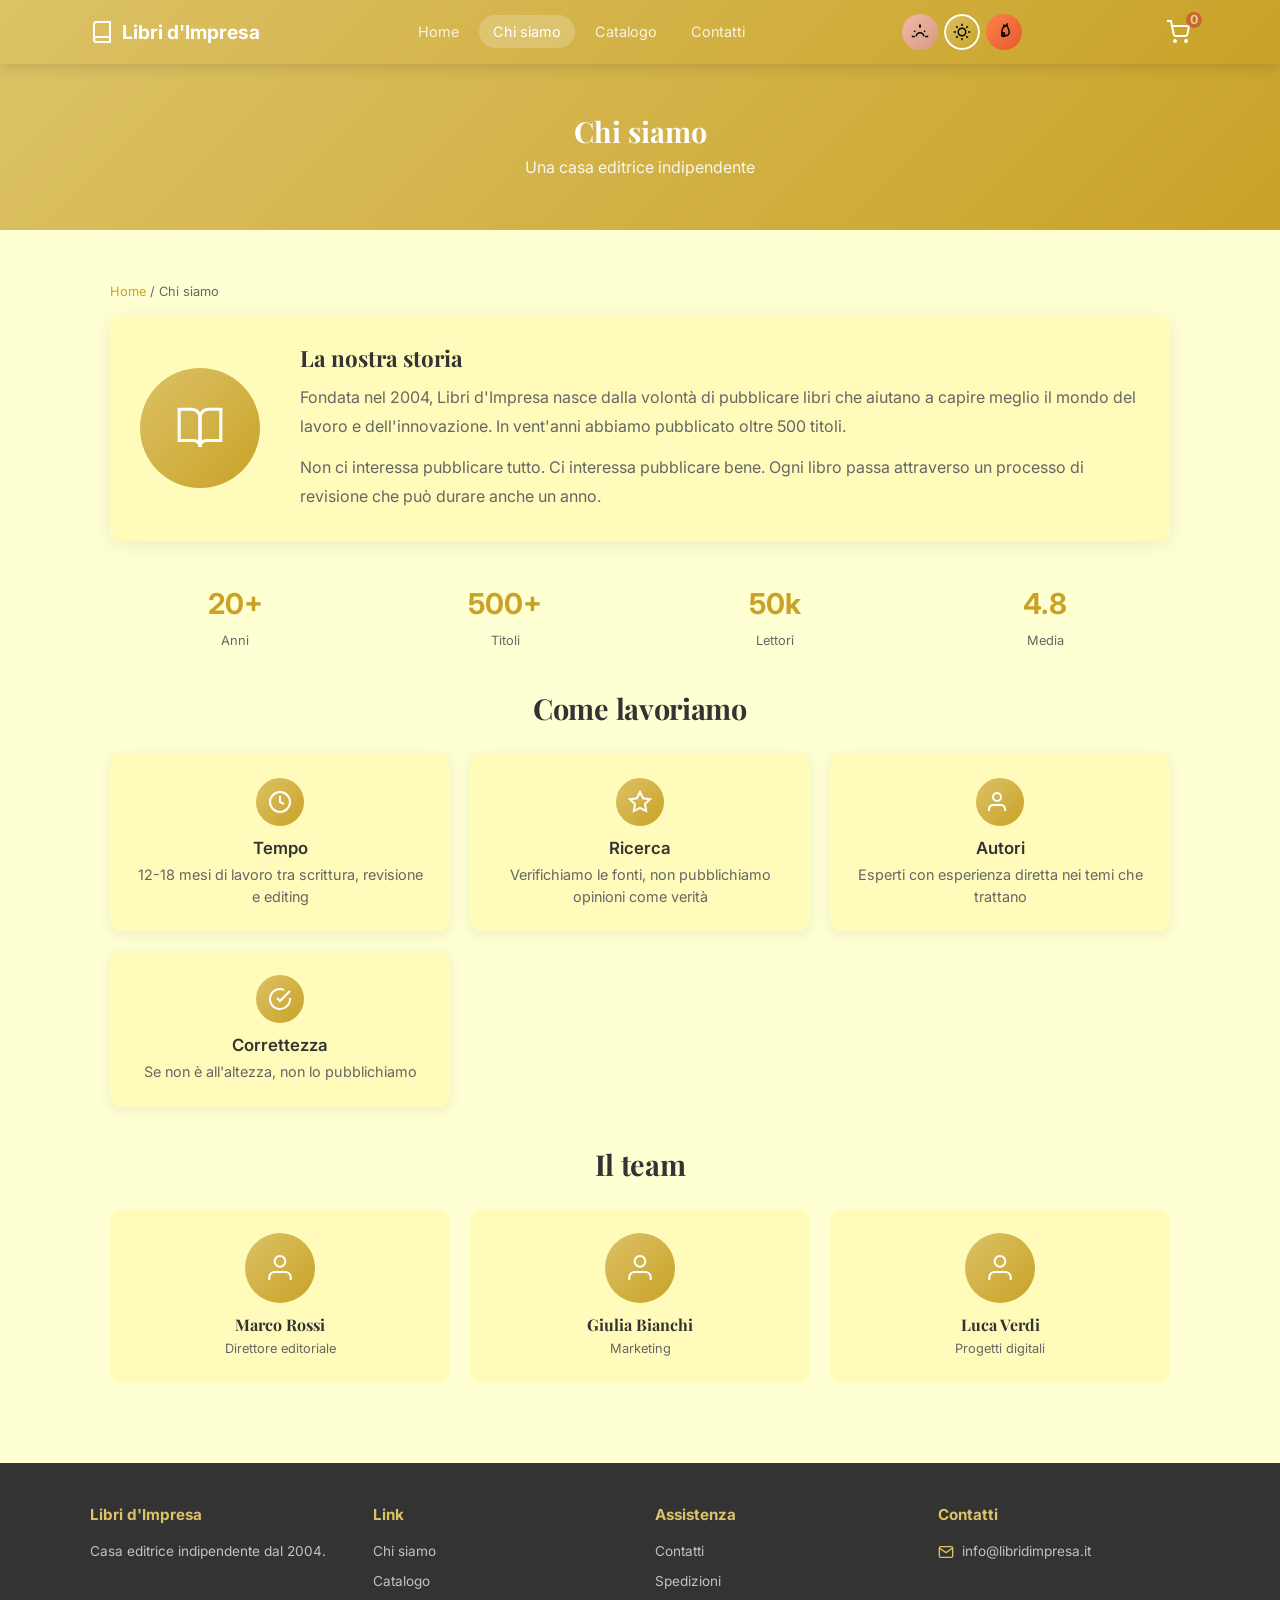
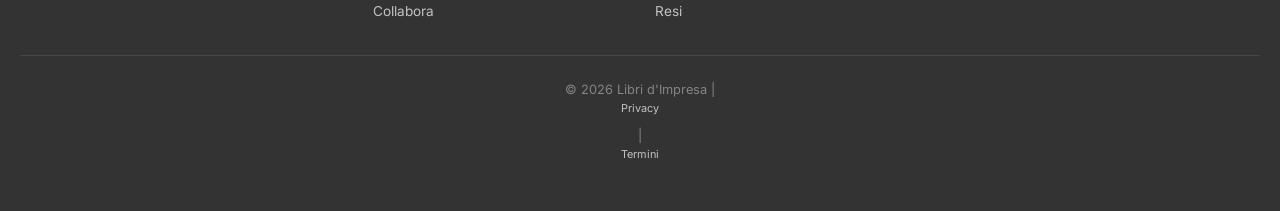
<file: chi-siamo.html>
<!DOCTYPE html>
<html lang="it">
<head>
    <meta charset="UTF-8">
    <meta name="viewport" content="width=device-width, initial-scale=1.0">
    <title>Chi siamo | Libri d'Impresa</title>
    <link rel="stylesheet" href="Stili.css">
</head>
<body>
    <nav class="navbar">
        <div class="navbar-inner">
            <a href="index.html" class="navbar-brand"><svg viewBox="0 0 24 24" fill="none" stroke="currentColor" stroke-width="2"><path d="M4 19.5A2.5 2.5 0 0 1 6.5 17H20"/><path d="M6.5 2H20v20H6.5A2.5 2.5 0 0 1 4 19.5v-15A2.5 2.5 0 0 1 6.5 2z"/></svg>Libri d'Impresa</a>
            <ul class="navbar-nav">
                <li><a href="index.html">Home</a></li>
                <li><a href="chi-siamo.html" class="active">Chi siamo</a></li>
                <li><a href="catalogo.html">Catalogo</a></li>
                <li><a href="contatti.html">Contatti</a></li>
            </ul>
            <div class="theme-toggle">
                <button class="theme-btn" data-theme="alba" title="Tema Alba"><svg viewBox="0 0 24 24"><path d="M17 18a5 5 0 0 0-10 0" stroke-width="2" fill="none" stroke="currentColor"/><line x1="12" y1="2" x2="12" y2="6" stroke-width="2.5" stroke="currentColor"/><line x1="4.22" y1="10.22" x2="5.64" y2="11.64" stroke-width="2" stroke="currentColor"/><line x1="1" y1="18" x2="5" y2="18" stroke-width="2" stroke="currentColor"/><line x1="17.36" y1="11.64" x2="18.78" y2="10.22" stroke-width="2" stroke="currentColor"/><line x1="23" y1="18" x2="19" y2="18" stroke-width="2" stroke="currentColor"/></svg></button>
                <button class="theme-btn active" data-theme="normale" title="Tema Normale"><svg viewBox="0 0 24 24"><circle cx="12" cy="12" r="5" stroke-width="2" fill="none" stroke="currentColor"/><line x1="12" y1="1" x2="12" y2="4" stroke-width="2" stroke="currentColor"/><line x1="12" y1="20" x2="12" y2="23" stroke-width="2" stroke="currentColor"/><line x1="4.22" y1="4.22" x2="6.34" y2="6.34" stroke-width="2" stroke="currentColor"/><line x1="17.66" y1="17.66" x2="19.78" y2="19.78" stroke-width="2" stroke="currentColor"/><line x1="1" y1="12" x2="4" y2="12" stroke-width="2" stroke="currentColor"/><line x1="20" y1="12" x2="23" y2="12" stroke-width="2" stroke="currentColor"/><line x1="4.22" y1="19.78" x2="6.34" y2="17.66" stroke-width="2" stroke="currentColor"/><line x1="17.66" y1="6.34" x2="19.78" y2="4.22" stroke-width="2" stroke="currentColor"/></svg></button>
                <button class="theme-btn" data-theme="fuoco" title="Tema Fuoco"><svg viewBox="0 0 24 24"><path d="M12 2c0 4-3 6-3 10a5 5 0 0 0 10 0c0-4-3-6-3-10-1.5 2-2.5 3-4 3z" stroke-width="2" fill="none" stroke="currentColor"/><path d="M12 12c0 2 1 3 1 4a2 2 0 0 1-4 0c0-1 1-2 1-4" stroke-width="2" fill="none" stroke="currentColor"/></svg></button>
            </div>
            <a href="carrello.html" class="navbar-brand cart-badge" id="cartBadge">
                <svg viewBox="0 0 24 24" width="24" height="24" fill="none" stroke="currentColor" stroke-width="2"><circle cx="9" cy="21" r="1"/><circle cx="20" cy="21" r="1"/><path d="M1 1h4l2.68 13.39a2 2 0 0 0 2 1.61h9.72a2 2 0 0 0 2-1.61L23 6H6"/></svg>
            </a>
        </div>
    </nav>
    <div class="progress"></div>
    
    <div class="page-header"><h1>Chi siamo</h1><p>Una casa editrice indipendente</p></div>
    
    <main class="main">
        <div class="breadcrumb"><a href="index.html">Home</a> / <span>Chi siamo</span></div>
        
        <div class="card" style="display:flex;gap:40px;align-items:center;flex-wrap:wrap;">
            <div style="flex:0 0 120px;text-align:center;">
                <div style="width:120px;height:120px;border-radius:50%;background:linear-gradient(135deg,var(--primary),var(--primary-dark));display:flex;align-items:center;justify-content:center;"><svg viewBox="0 0 24 24" width="50" height="50" stroke="#fff" fill="none" stroke-width="1.5"><path d="M2 3h6a4 4 0 0 1 4 4v14a3 3 0 0 0-3-3H2z"/><path d="M22 3h-6a4 4 0 0 0-4 4v14a3 3 0 0 1 3-3h7z"/></svg></div>
            </div>
            <div style="flex:1;min-width:280px;">
                <h2 style="margin-bottom:12px;font-size:1.4em;">La nostra storia</h2>
                <p style="color:var(--muted);line-height:1.8;margin-bottom:12px;">Fondata nel 2004, Libri d'Impresa nasce dalla volontà di pubblicare libri che aiutano a capire meglio il mondo del lavoro e dell'innovazione. In vent'anni abbiamo pubblicato oltre 500 titoli.</p>
                <p style="color:var(--muted);line-height:1.8;">Non ci interessa pubblicare tutto. Ci interessa pubblicare bene. Ogni libro passa attraverso un processo di revisione che può durare anche un anno.</p>
            </div>
        </div>
        
        <div class="stats">
            <div><div class="stat-num">20+</div><div class="stat-label">Anni</div></div>
            <div><div class="stat-num">500+</div><div class="stat-label">Titoli</div></div>
            <div><div class="stat-num">50k</div><div class="stat-label">Lettori</div></div>
            <div><div class="stat-num">4.8</div><div class="stat-label">Media</div></div>
        </div>
        
        <h2 class="section-title">Come lavoriamo</h2>
        <div class="features-grid">
            <div class="feature">
                <div class="feature-icon"><svg viewBox="0 0 24 24" fill="none" stroke="currentColor" stroke-width="2"><circle cx="12" cy="12" r="10"/><path d="M12 6v6l4 2"/></svg></div>
                <h3 class="feature-title">Tempo</h3>
                <p class="feature-desc">12-18 mesi di lavoro tra scrittura, revisione e editing</p>
            </div>
            <div class="feature">
                <div class="feature-icon"><svg viewBox="0 0 24 24" fill="none" stroke="currentColor" stroke-width="2"><path d="M12 2l3.09 6.26L22 9.27l-5 4.87 1.18 6.88L12 17.77l-6.18 3.25L7 14.14 2 9.27l6.91-1.01L12 2z"/></svg></div>
                <h3 class="feature-title">Ricerca</h3>
                <p class="feature-desc">Verifichiamo le fonti, non pubblichiamo opinioni come verità</p>
            </div>
            <div class="feature">
                <div class="feature-icon"><svg viewBox="0 0 24 24" fill="none" stroke="currentColor" stroke-width="2"><path d="M17 21v-2a4 4 0 0 0-4-4H5a4 4 0 0 0-4 4v2"/><circle cx="9" cy="7" r="4"/></svg></div>
                <h3 class="feature-title">Autori</h3>
                <p class="feature-desc">Esperti con esperienza diretta nei temi che trattano</p>
            </div>
            <div class="feature">
                <div class="feature-icon"><svg viewBox="0 0 24 24" fill="none" stroke="currentColor" stroke-width="2"><path d="M22 11.08V12a10 10 0 1 1-5.93-9.14"/><path d="M22 4L12 14.01l-3-3"/></svg></div>
                <h3 class="feature-title">Correttezza</h3>
                <p class="feature-desc">Se non è all'altezza, non lo pubblichiamo</p>
            </div>
        </div>
        
        <h2 class="section-title" style="margin-top:40px;">Il team</h2>
        <div class="team-grid">
            <div class="team"><div class="team-avatar"><svg viewBox="0 0 24 24" fill="none" stroke="currentColor" stroke-width="1.5"><path d="M20 21v-2a4 4 0 0 0-4-4H8a4 4 0 0 0-4 4v2"/><circle cx="12" cy="7" r="4"/></svg></div><h3 class="team-name">Marco Rossi</h3><p class="team-role">Direttore editoriale</p></div>
            <div class="team"><div class="team-avatar"><svg viewBox="0 0 24 24" fill="none" stroke="currentColor" stroke-width="1.5"><path d="M20 21v-2a4 4 0 0 0-4-4H8a4 4 0 0 0-4 4v2"/><circle cx="12" cy="7" r="4"/></svg></div><h3 class="team-name">Giulia Bianchi</h3><p class="team-role">Marketing</p></div>
            <div class="team"><div class="team-avatar"><svg viewBox="0 0 24 24" fill="none" stroke="currentColor" stroke-width="1.5"><path d="M20 21v-2a4 4 0 0 0-4-4H8a4 4 0 0 0-4 4v2"/><circle cx="12" cy="7" r="4"/></svg></div><h3 class="team-name">Luca Verdi</h3><p class="team-role">Progetti digitali</p></div>
        </div>
    </main>
    
    <footer class="footer">
        <div class="footer-inner">
            <div><h4>Libri d'Impresa</h4><p>Casa editrice indipendente dal 2004.</p></div>
            <div><h4>Link</h4><a href="chi-siamo.html">Chi siamo</a><a href="catalogo.html">Catalogo</a><a href="#">Collabora</a></div>
            <div><h4>Assistenza</h4><a href="contatti.html">Contatti</a><a href="#">Spedizioni</a><a href="#">Resi</a></div>
            <div><h4>Contatti</h4><div class="footer-contact"><svg viewBox="0 0 24 24" fill="none" stroke="currentColor" stroke-width="2"><path d="M4 4h16c1.1 0 2 .9 2 2v12c0 1.1-.9 2-2 2H4c-1.1 0-2-.9-2-2V6c0-1.1.9-2 2-2z"/><polyline points="22,6 12,13 2,6"/></svg><span>info@libridimpresa.it</span></div></div>
        </div>
        <div class="footer-bottom">&copy; 2026 Libri d'Impresa | <a href="#">Privacy</a> | <a href="#">Termini</a></div>
    </footer>
    <button class="to-top" id="toTop"><svg viewBox="0 0 24 24" fill="none" stroke="currentColor" stroke-width="2.5"><path d="M18 15l-6-6-6 6"/></svg></button>
    
    <script src="config.js"></script>
    <script src="cart.js"></script>
    <script>
        const themeBtns=document.querySelectorAll('.theme-btn'),saved=localStorage.getItem('theme')||'normale';
        document.documentElement.setAttribute('data-theme',saved);
        themeBtns.forEach(b=>{if(b.dataset.theme===saved)b.classList.add('active')});
        themeBtns.forEach(b=>b.addEventListener('click',()=>{themeBtns.forEach(x=>x.classList.remove('active'));b.classList.add('active');document.documentElement.setAttribute('data-theme',b.dataset.theme);localStorage.setItem('theme',b.dataset.theme)}));
        const prog=document.querySelector('.progress'),toTop=document.getElementById('toTop'),nav=document.querySelector('.navbar');
        window.addEventListener('scroll',()=>{const y=scrollY;prog.style.width=`${(y/(body.scrollHeight-innerHeight))*100}%`;toTop.classList.toggle('show',y>300);nav.classList.toggle('scrolled',y>50)});
        toTop.addEventListener('click',()=>{const s=scrollY,t0=performance.now(),e=x=>x===1?1:1-Math.pow(2,-10*x),r=t=>{const p=Math.min((t-t0)/1500,1);scrollTo(0,s*(1-e(p)));p<1&&requestAnimationFrame(r)};requestAnimationFrame(r)});
    </script>
</body>
</html>
</file>
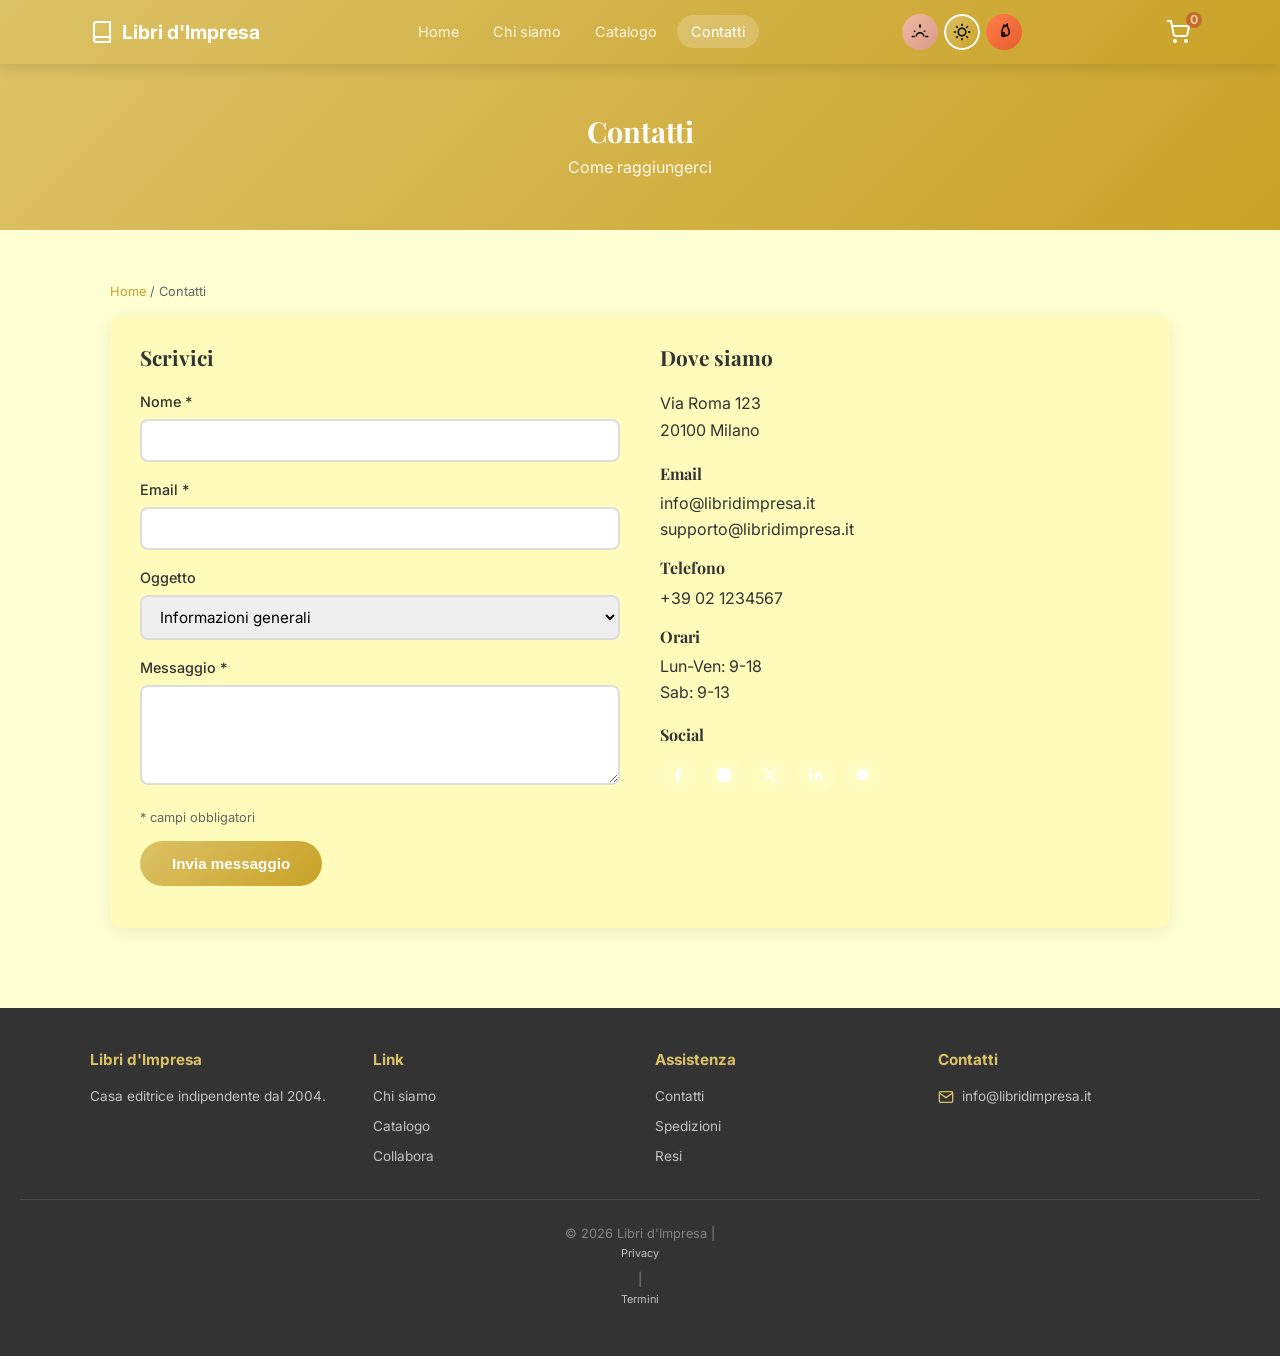
<file: contatti.html>
<!DOCTYPE html>
<html lang="it">
<head>
    <meta charset="UTF-8">
    <meta name="viewport" content="width=device-width, initial-scale=1.0">
    <title>Contatti | Libri d'Impresa</title>
    <link rel="stylesheet" href="Stili.css">
</head>
<body>
    <nav class="navbar">
        <div class="navbar-inner">
            <a href="index.html" class="navbar-brand">
                <svg viewBox="0 0 24 24" fill="none" stroke="currentColor" stroke-width="2"><path d="M4 19.5A2.5 2.5 0 0 1 6.5 17H20"/><path d="M6.5 2H20v20H6.5A2.5 2.5 0 0 1 4 19.5v-15A2.5 2.5 0 0 1 6.5 2z"/></svg>
                Libri d'Impresa
            </a>
            <ul class="navbar-nav">
                <li><a href="index.html">Home</a></li>
                <li><a href="chi-siamo.html">Chi siamo</a></li>
                <li><a href="catalogo.html">Catalogo</a></li>
                <li><a href="contatti.html" class="active">Contatti</a></li>
            </ul>
            <div class="theme-toggle">
                <button class="theme-btn" data-theme="alba" title="Tema Alba"><svg viewBox="0 0 24 24"><path d="M17 18a5 5 0 0 0-10 0" stroke-width="2" fill="none" stroke="currentColor"/><line x1="12" y1="2" x2="12" y2="6" stroke-width="2.5" stroke="currentColor"/><line x1="4.22" y1="10.22" x2="5.64" y2="11.64" stroke-width="2" stroke="currentColor"/><line x1="1" y1="18" x2="5" y2="18" stroke-width="2" stroke="currentColor"/><line x1="17.36" y1="11.64" x2="18.78" y2="10.22" stroke-width="2" stroke="currentColor"/><line x1="23" y1="18" x2="19" y2="18" stroke-width="2" stroke="currentColor"/></svg></button>
                <button class="theme-btn active" data-theme="normale" title="Tema Normale"><svg viewBox="0 0 24 24"><circle cx="12" cy="12" r="5" stroke-width="2" fill="none" stroke="currentColor"/><line x1="12" y1="1" x2="12" y2="4" stroke-width="2" stroke="currentColor"/><line x1="12" y1="20" x2="12" y2="23" stroke-width="2" stroke="currentColor"/><line x1="4.22" y1="4.22" x2="6.34" y2="6.34" stroke-width="2" stroke="currentColor"/><line x1="17.66" y1="17.66" x2="19.78" y2="19.78" stroke-width="2" stroke="currentColor"/><line x1="1" y1="12" x2="4" y2="12" stroke-width="2" stroke="currentColor"/><line x1="20" y1="12" x2="23" y2="12" stroke-width="2" stroke="currentColor"/><line x1="4.22" y1="19.78" x2="6.34" y2="17.66" stroke-width="2" stroke="currentColor"/><line x1="17.66" y1="6.34" x2="19.78" y2="4.22" stroke-width="2" stroke="currentColor"/></svg></button>
                <button class="theme-btn" data-theme="fuoco" title="Tema Fuoco"><svg viewBox="0 0 24 24"><path d="M12 2c0 4-3 6-3 10a5 5 0 0 0 10 0c0-4-3-6-3-10-1.5 2-2.5 3-4 3z" stroke-width="2" fill="none" stroke="currentColor"/><path d="M12 12c0 2 1 3 1 4a2 2 0 0 1-4 0c0-1 1-2 1-4" stroke-width="2" fill="none" stroke="currentColor"/></svg></button>
            </div>
            <a href="carrello.html" class="navbar-brand cart-badge" id="cartBadge">
                <svg viewBox="0 0 24 24" width="24" height="24" fill="none" stroke="currentColor" stroke-width="2"><circle cx="9" cy="21" r="1"/><circle cx="20" cy="21" r="1"/><path d="M1 1h4l2.68 13.39a2 2 0 0 0 2 1.61h9.72a2 2 0 0 0 2-1.61L23 6H6"/></svg>
            </a>
        </div>
    </nav>
    
    <div class="progress"></div>
    
    <div class="page-header">
        <h1>Contatti</h1>
        <p>Come raggiungerci</p>
    </div>
    
    <main class="main">
        <div class="breadcrumb"><a href="index.html">Home</a> / <span>Contatti</span></div>
        
        <div class="card" style="display:grid;grid-template-columns:1fr 1fr;gap:40px;">
            <div>
                <h2 style="margin-bottom:20px;font-size:1.3em;">Scrivici</h2>
                <form id="contactForm" class="contact-form">
                    <!-- HONEYPOT - Anti-bot: campo nascosto -->
                    <input type="text" name="website" class="honeypot" tabindex="-1" autocomplete="off">
                    
                    <div class="form-group">
                        <label class="form-label">Nome *</label>
                        <input type="text" name="name" class="form-input" required>
                    </div>
                    <div class="form-group">
                        <label class="form-label">Email *</label>
                        <input type="email" name="email" class="form-input" required>
                    </div>
                    <div class="form-group">
                        <label class="form-label">Oggetto</label>
                        <select name="subject" class="form-input">
                            <option>Informazioni generali</option>
                            <option>Ordini e spedizioni</option>
                            <option>Resi</option>
                            <option>Collaborazioni</option>
                        </select>
                    </div>
                    <div class="form-group">
                        <label class="form-label">Messaggio *</label>
                        <textarea name="message" class="form-input" required></textarea>
                    </div>
                    <!-- Anti-bot: verifica tempo -->
                    <input type="hidden" name="timestamp" value="">
                    <p style="font-size:0.8em;color:var(--muted);margin-bottom:12px;">* campi obbligatori</p>
                    <button type="submit" class="btn">Invia messaggio</button>
                    <p id="formStatus" style="margin-top:12px;font-size:0.9em;"></p>
                </form>
            </div>
            
            <div>
                <h2 style="margin-bottom:20px;font-size:1.3em;">Dove siamo</h2>
                <p style="margin-bottom:20px;line-height:1.7;">Via Roma 123<br>20100 Milano</p>
                
                <h3 style="margin-bottom:8px;font-size:1em;">Email</h3>
                <p style="margin-bottom:16px;" id="cEmail">info@libridimpresa.it<br>supporto@libridimpresa.it</p>
                
                <h3 style="margin-bottom:8px;font-size:1em;">Telefono</h3>
                <p style="margin-bottom:16px;" id="cPhone">+39 02 1234567</p>
                
                <h3 style="margin-bottom:8px;font-size:1em;">Orari</h3>
                <p style="margin-bottom:20px;">Lun-Ven: 9-18<br>Sab: 9-13</p>
                
                <h3 style="margin-bottom:12px;font-size:1em;">Social</h3>
                <div class="social-links" id="socialLinks">
                    <a href="#" class="social-btn" data-social="facebook"><svg viewBox="0 0 24 24"><path d="M18 2h-3a5 5 0 0 0-5 5v3H7v4h3v8h4v-8h3l1-4h-4V7a1 1 0 0 1 1-1h3z"/></svg></a>
                    <a href="#" class="social-btn" data-social="instagram"><svg viewBox="0 0 24 24"><rect x="2" y="2" width="20" height="20" rx="5"/><path d="M16 11.37A4 4 0 1 1 12.63 8 4 4 0 0 1 16 11.37z"/><line x1="17.5" y1="6.5" x2="17.51" y2="6.5"/></svg></a>
                    <a href="#" class="social-btn" data-social="twitter"><svg viewBox="0 0 24 24"><path d="M18.244 2.25h3.308l-7.227 8.26 8.502 11.24H16.17l-5.214-6.817L4.99 21.75H1.68l7.73-8.835L1.254 2.25H8.08l4.713 6.231zm-1.161 17.52h1.833L7.084 4.126H5.117z"/></svg></a>
                    <a href="#" class="social-btn" data-social="linkedin"><svg viewBox="0 0 24 24"><path d="M16 8a6 6 0 0 1 6 6v7h-4v-7a2 2 0 0 0-2-2 2 2 0 0 0-2 2v7h-4v-7a6 6 0 0 1 6-6z"/><rect x="2" y="9" width="4" height="12"/><circle cx="4" cy="4" r="2"/></svg></a>
                    <a href="#" class="social-btn" data-social="whatsapp"><svg viewBox="0 0 24 24"><path d="M21 11.5a8.38 8.38 0 0 1-.9 3.8 8.5 8.5 0 0 1-7.6 4.7 8.38 8.38 0 0 1-3.8-.9L3 21l1.9-5.7a8.38 8.38 0 0 1-.9-3.8 8.5 8.5 0 0 1 4.7-7.6 8.38 8.38 0 0 1 3.8-.9h.5a8.48 8.48 0 0 1 8 8v.5z"/></svg></a>
                </div>
            </div>
        </div>
    </main>
    
    <footer class="footer">
        <div class="footer-inner">
            <div><h4>Libri d'Impresa</h4><p>Casa editrice indipendente dal 2004.</p></div>
            <div><h4>Link</h4><a href="chi-siamo.html">Chi siamo</a><a href="catalogo.html">Catalogo</a><a href="#">Collabora</a></div>
            <div><h4>Assistenza</h4><a href="contatti.html">Contatti</a><a href="#">Spedizioni</a><a href="#">Resi</a></div>
            <div><h4>Contatti</h4><div class="footer-contact"><svg viewBox="0 0 24 24" fill="none" stroke="currentColor" stroke-width="2"><path d="M4 4h16c1.1 0 2 .9 2 2v12c0 1.1-.9 2-2 2H4c-1.1 0-2-.9-2-2V6c0-1.1.9-2 2-2z"/><polyline points="22,6 12,13 2,6"/></svg><span>info@libridimpresa.it</span></div></div>
        </div>
        <div class="footer-bottom">&copy; 2026 Libri d'Impresa | <a href="#">Privacy</a> | <a href="#">Termini</a></div>
    </footer>
    
    <button class="to-top" id="toTop"><svg viewBox="0 0 24 24" fill="none" stroke="currentColor" stroke-width="2.5"><path d="M18 15l-6-6-6 6"/></svg></button>
    
    <script src="config.js"></script>
    <script src="cart.js"></script>
    <script>
        // Theme
        const themeBtns = document.querySelectorAll('.theme-btn');
        const savedTheme = localStorage.getItem('theme') || 'normale';
        document.documentElement.setAttribute('data-theme', savedTheme);
        themeBtns.forEach(b => { if (b.dataset.theme === savedTheme) b.classList.add('active'); });
        themeBtns.forEach(b => b.addEventListener('click', () => {
            themeBtns.forEach(x => x.classList.remove('active'));
            b.classList.add('active');
            document.documentElement.setAttribute('data-theme', b.dataset.theme);
            localStorage.setItem('theme', b.dataset.theme);
        }));
        
        // Config
        if (typeof CONFIG !== 'undefined') {
            document.querySelectorAll('[data-social]').forEach(el => {
                const k = el.dataset.social;
                if (CONFIG.social[k]) el.href = k === 'whatsapp' ? `https://wa.me/${CONFIG.social.whatsapp}` : CONFIG.social[k];
            });
            document.getElementById('cEmail').innerHTML = CONFIG.sito.email + '<br>supporto@libridimpresa.it';
            document.getElementById('cPhone').textContent = CONFIG.sito.telefono;
        }
        
        // Contact form - Anti-bot protection
        const form = document.getElementById('contactForm');
        const status = document.getElementById('formStatus');
        const timestamp = form.querySelector('[name="timestamp"]');
        timestamp.value = Date.now();
        
        form.addEventListener('submit', async e => {
            e.preventDefault();
            
            // ANTI-BOT CHECK 1: Honeypot
            const honeypot = form.querySelector('[name="website"]').value;
            if (honeypot) { console.log('Bot detected'); return; }
            
            // ANTI-BOT CHECK 2: Time check (min 2 seconds to fill form)
            const timeDiff = Date.now() - parseInt(timestamp.value);
            if (timeDiff < 2000) { status.style.color='var(--danger)'; status.textContent='Per favore compila il form più lentamente.'; return; }
            
            const data = {
                name: form.name.value,
                email: form.email.value,
                subject: form.subject.value,
                message: form.message.value
            };
            
            status.style.color = 'var(--muted)';
            status.textContent = 'Invio in corso...';
            
            // Usa Formspree endpoint dal config
            if (typeof CONFIG !== 'undefined' && CONFIG.formspreeEndpoint) {
                try {
                    const res = await fetch(CONFIG.formspreeEndpoint, {
                        method: 'POST',
                        headers: { 'Content-Type': 'application/json' },
                        body: JSON.stringify(data)
                    });
                    if (res.ok) {
                        status.style.color = 'var(--success)';
                        status.textContent = 'Messaggio inviato con successo!';
                        form.reset();
                        timestamp.value = Date.now();
                    } else throw new Error();
                } catch { status.style.color='var(--danger)'; status.textContent='Errore. Riprova o scrivi a info@libridimpresa.it'; }
            } else {
                // Fallback: mailto
                const mailto = `mailto:info@libridimpresa.it?subject=${encodeURIComponent(data.subject+' - '+data.name)}&body=${encodeURIComponent('Da: '+data.name+'\nEmail: '+data.email+'\n\n'+data.message)}`;
                window.location.href = mailto;
                status.style.color = 'var(--success)';
                status.textContent = 'Si aprirà il tuo client email.';
            }
        });
        
        // Scroll
        const prog = document.querySelector('.progress'), toTop = document.getElementById('toTop'), nav = document.querySelector('.navbar');
        window.addEventListener('scroll', () => {
            const y = scrollY, max = body.scrollHeight - innerHeight;
            prog.style.width = `${(y/max)*100}%`;
            toTop.classList.toggle('show', y > 300);
            nav.classList.toggle('scrolled', y > 50);
        });
        toTop.addEventListener('click', () => { const s=scrollY,t0=performance.now(),e=x=>x===1?1:1-Math.pow(2,-10*x),r=t=>{const p=Math.min((t-t0)/1500,1);scrollTo(0,s*(1-e(p)));p<1&&requestAnimationFrame(r)};requestAnimationFrame(r); });
    </script>
</body>
</html>
</file>
<file: Stili.css>
@import url('https://fonts.googleapis.com/css2?family=Inter:wght@400;500;600;700&family=Playfair+Display:wght@600;700&display=swap');

:root {
    --primary: #dcc266;
    --primary-dark: #c9a227;
    --bg: #ffffd4;
    --card: #fffcbb;
    --text: #333;
    --muted: #666;
    --success: #2d8a4e;
    --danger: #c9302c;
    --shadow: rgba(0,0,0,0.08);
    --radius: 12px;
}

[data-theme="alba"] {
    --primary: #f0b8a4;
    --primary-dark: #d99b85;
    --bg: #fef7f4;
    --card: #fffcfa;
    --text: #3d2f2a;
    --muted: #7a645c;
    --success: #6a9960;
    --danger: #c2706d;
}

[data-theme="fuoco"] {
    --primary: #ff7f4d;
    --primary-dark: #e65c2c;
    --bg: #fff8f4;
    --card: #fff2ed;
    --text: #2a1a12;
    --muted: #7a5c4a;
    --success: #f59e42;
    --danger: #ef4444;
}

* { box-sizing: border-box; margin: 0; padding: 0; }
html { scroll-behavior: smooth; }
body { 
    background: var(--bg); 
    font-family: 'Inter', -apple-system, BlinkMacSystemFont, sans-serif; 
    color: var(--text); 
    line-height: 1.6;
    font-size: 16px;
    -webkit-font-smoothing: antialiased;
    -moz-osx-font-smoothing: grayscale;
}
h1, h2, h3 { font-family: 'Playfair Display', Georgia, serif; font-weight: 700; line-height: 1.2; }

/* NAVBAR */
.navbar { 
    background: linear-gradient(135deg, var(--primary), var(--primary-dark)); 
    padding: 14px 24px; 
    position: sticky; 
    top: 0; 
    z-index: 100; 
    box-shadow: 0 2px 15px rgba(0,0,0,0.15); 
    transition: opacity 0.3s ease, backdrop-filter 0.3s ease;
}
.navbar.scrolled {
    opacity: 0.92;
    backdrop-filter: blur(10px);
    -webkit-backdrop-filter: blur(10px);
}
.navbar-inner { max-width: 1100px; margin: 0 auto; display: flex; justify-content: space-between; align-items: center; gap: 20px; }
.navbar-brand { color: #fff; font-size: 1.2em; font-weight: 700; text-decoration: none; display: flex; align-items: center; gap: 8px; }
.navbar-brand svg { width: 24px; height: 24px; }
.navbar-nav { display: flex; gap: 6px; list-style: none; }
.navbar-nav a { color: rgba(255,255,255,0.85); text-decoration: none; padding: 8px 14px; border-radius: 20px; font-size: 0.9em; transition: all 0.2s; }
.navbar-nav a:hover, .navbar-nav a.active { background: rgba(255,255,255,0.2); color: #fff; }

/* THEME SWITCHER */
.theme-toggle { display: flex; gap: 6px; align-items: center; }
.theme-btn { 
    width: 36px; height: 36px; border: none; border-radius: 50%; 
    cursor: pointer; transition: all 0.2s; position: relative; overflow: hidden;
    display: flex; align-items: center; justify-content: center;
}
.theme-btn::before { content: ''; position: absolute; inset: 0; border-radius: 50%; border: 2px solid transparent; transition: all 0.2s; }
.theme-btn:hover { transform: scale(1.05); }
.theme-btn.active::before { border-color: #fff; }
.theme-btn svg { width: 18px; height: 18px; stroke: #fff; stroke-width: 2; fill: none; }
.theme-btn[data-theme="alba"] { background: linear-gradient(135deg, #f0b8a4, #d99b85); }
.theme-btn[data-theme="normale"] { background: linear-gradient(135deg, #dcc266, #c9a227); }
.theme-btn[data-theme="fuoco"] { background: linear-gradient(135deg, #ff7f4d, #e65c2c); }

/* BANNERS */
.banner { padding: 12px 16px; text-align: center; font-size: 0.9em; transition: all 0.4s; }
.banner.hidden { max-height: 0; padding: 0; opacity: 0; overflow: hidden; }
.promo-banner { background: linear-gradient(90deg, var(--card), var(--primary)); color: var(--text); }
.promo-banner .highlight { color: var(--danger); font-weight: 700; }
.countdown-banner { 
    background: var(--text); 
    color: #fff; 
    position: relative;
    transform-origin: top center;
}
.countdown-banner.shake {
    animation: shake 0.5s ease-in-out;
}
.countdown-banner.fall {
    animation: guillotine 1s ease-in forwards;
}
@keyframes shake {
    0%, 100% { transform: translateX(0) rotate(0deg); }
    10%, 30%, 50%, 70%, 90% { transform: translateX(-5px) rotate(-1deg); }
    20%, 40%, 60%, 80% { transform: translateX(5px) rotate(1deg); }
}
@keyframes guillotine {
    0% { transform: translateY(0) rotate(0deg); opacity: 1; max-height: 200px; }
    30% { transform: translateY(10px) rotate(8deg); }
    100% { transform: translateY(300px) rotate(25deg); opacity: 0; max-height: 0; padding: 0; }
}
.countdown-banner .timer { display: inline-flex; gap: 12px; margin-top: 10px; }
.countdown-banner .time-block { background: rgba(255,255,255,0.1); padding: 8px 14px; border-radius: 8px; min-width: 50px; }
.countdown-banner .number { font-size: 1.4em; font-weight: 700; color: var(--primary); }
.countdown-banner .label { font-size: 0.7em; opacity: 0.6; text-transform: uppercase; }

/* MAIN CONTENT */
.main { max-width: 1100px; margin: 0 auto; padding: 40px 20px; }
.card { background: var(--card); border-radius: var(--radius); padding: 30px; box-shadow: 0 4px 20px var(--shadow); }

/* HERO BANNER */
.hero-banner {
    background: linear-gradient(135deg, var(--primary), var(--primary-dark));
    padding: 60px 20px;
    margin-bottom: 40px;
    position: relative;
    overflow: hidden;
}
.hero-banner::before {
    content: '';
    position: absolute;
    top: -50%;
    right: -20%;
    width: 60%;
    height: 200%;
    background: radial-gradient(ellipse, rgba(255,255,255,0.15) 0%, transparent 70%);
    pointer-events: none;
}
.hero-banner-content {
    max-width: 1100px;
    margin: 0 auto;
    display: flex;
    align-items: center;
    justify-content: space-between;
    gap: 40px;
    flex-wrap: wrap;
    position: relative;
    z-index: 1;
}
.hero-text { flex: 1; min-width: 280px; color: #fff; }
.hero-text h1 { font-size: 2.8em; margin-bottom: 16px; letter-spacing: -0.5px; }
.hero-text p { font-size: 1.15em; opacity: 0.95; margin-bottom: 24px; line-height: 1.7; font-weight: 400; }
.hero-text .btn { 
    background: #fff; 
    color: var(--primary-dark); 
    font-size: 1em;
    padding: 16px 36px;
    box-shadow: 0 4px 15px rgba(0,0,0,0.2);
}
.hero-text .btn:hover { 
    transform: translateY(-3px); 
    box-shadow: 0 8px 25px rgba(0,0,0,0.3); 
}
.hero-stats {
    display: flex;
    gap: 32px;
    margin-top: 24px;
}
.hero-stat { text-align: center; }
.hero-stat-num { font-size: 2em; font-weight: 700; }
.hero-stat-label { font-size: 0.85em; opacity: 0.85; }

.hero-image { 
    flex: 0 0 280px; 
    text-align: center;
    animation: float 4s ease-in-out infinite;
}
.hero-image img {
    max-width: 100%;
    border-radius: var(--radius);
    box-shadow: 0 20px 60px rgba(0,0,0,0.3);
    transition: transform 0.3s ease;
}
.hero-image img:hover { transform: scale(1.05) rotate(-2deg); }
.hero-badge {
    position: absolute;
    top: -10px;
    right: -10px;
    background: var(--danger);
    color: #fff;
    padding: 8px 16px;
    border-radius: 20px;
    font-weight: 700;
    font-size: 0.85em;
    box-shadow: 0 4px 15px rgba(0,0,0,0.3);
}

@keyframes float {
    0%, 100% { transform: translateY(0); }
    50% { transform: translateY(-15px); }
}

/* ANIMAZIONI */
@keyframes float {
    0%, 100% { transform: translateY(0); }
    50% { transform: translateY(-15px); }
}

@keyframes fadeInUp {
    from { opacity: 0; transform: translateY(30px); }
    to { opacity: 1; transform: translateY(0); }
}

.fade-in { animation: fadeInUp 0.6s ease forwards; }
.fade-in-delay-1 { animation-delay: 0.1s; }
.fade-in-delay-2 { animation-delay: 0.2s; }
.fade-in-delay-3 { animation-delay: 0.3s; }

@media (max-width: 768px) {
    .hero-banner { padding: 40px 20px; }
    .hero-banner-content { flex-direction: column-reverse; text-align: center; }
    .hero-text h1 { font-size: 1.8em; }
    .hero-stats { justify-content: center; }
    .hero-image { flex: 0 0 auto; }
}

/* HERO PRODUCT */
.product { display: grid; grid-template-columns: 1fr 1fr; gap: 40px; align-items: start; }
@media (max-width: 768px) { .product { grid-template-columns: 1fr; } }
.product-image { text-align: center; position: relative; }
.product-image .badge { position: absolute; top: -8px; right: 10px; background: var(--danger); color: #fff; padding: 5px 12px; border-radius: 20px; font-size: 0.75em; font-weight: 600; }
.product-image img { max-width: 100%; border: 3px solid var(--primary); border-radius: var(--radius); }

.product-info h1 { font-size: 1.8em; margin-bottom: 6px; }
.product-info .subtitle { color: var(--muted); margin-bottom: 12px; }
.product-info .rating { color: #f5c542; font-size: 0.95em; margin-bottom: 20px; }

.price-box { background: rgba(0,0,0,0.03); padding: 16px; border-radius: var(--radius); text-align: center; margin-bottom: 20px; }
.price-box .old { text-decoration: line-through; color: var(--muted); font-size: 0.9em; }
.price-box .current { font-size: 2em; font-weight: 700; color: var(--success); }
.price-box .save { display: inline-block; background: var(--success); color: #fff; padding: 4px 12px; border-radius: 20px; font-size: 0.8em; margin-top: 8px; }

.features-list { list-style: none; margin-bottom: 20px; }
.features-list li { padding: 10px 0; display: flex; align-items: center; gap: 10px; border-bottom: 1px solid rgba(0,0,0,0.05); }
.features-list svg { width: 18px; height: 18px; stroke: var(--success); flex-shrink: 0; }

.btn { display: inline-block; background: linear-gradient(135deg, var(--primary), var(--primary-dark)); color: #fff; padding: 14px 32px; border-radius: 50px; text-decoration: none; font-weight: 600; font-size: 0.95em; transition: all 0.2s; border: none; cursor: pointer; }
.btn:hover { transform: translateY(-2px); box-shadow: 0 6px 20px rgba(0,0,0,0.15); }

.trust { display: flex; justify-content: center; gap: 24px; margin-top: 20px; flex-wrap: wrap; }
.trust-item { text-align: center; font-size: 0.8em; color: var(--muted); }
.trust-item svg { width: 28px; height: 28px; margin-bottom: 4px; stroke: var(--text); }

/* STATS */
.stats { display: grid; grid-template-columns: repeat(4, 1fr); gap: 20px; margin: 40px 0; text-align: center; }
@media (max-width: 600px) { .stats { grid-template-columns: repeat(2, 1fr); } }
.stat-num { font-size: 1.8em; font-weight: 700; color: var(--primary-dark); }
.stat-label { font-size: 0.8em; color: var(--muted); margin-top: 4px; }

/* SECTIONS */
.section-title { 
    font-size: 1.8em; 
    margin-bottom: 28px; 
    text-align: center; 
    letter-spacing: -0.3px;
}
.reviews-grid, .features-grid, .catalog-grid, .team-grid { display: grid; grid-template-columns: repeat(auto-fit, minmax(260px, 1fr)); gap: 20px; }

.review { 
    background: var(--card); 
    padding: 24px; 
    border-radius: var(--radius); 
    box-shadow: 0 3px 15px var(--shadow); 
    transition: transform 0.2s ease, box-shadow 0.2s ease;
    border-left: 4px solid var(--primary);
}
.review:hover { 
    transform: translateY(-4px); 
    box-shadow: 0 8px 25px var(--shadow); 
}
.review-head { display: flex; align-items: center; gap: 12px; margin-bottom: 12px; }
.review-avatar { width: 40px; height: 40px; border-radius: 50%; background: linear-gradient(135deg, var(--primary), var(--primary-dark)); display: flex; align-items: center; justify-content: center; color: #fff; font-weight: 600; font-size: 0.9em; }
.review-stars { color: #f5c542; font-size: 0.85em; margin-bottom: 8px; }
.review-text { font-size: 0.9em; font-style: italic; color: var(--text); }

.feature { background: var(--card); padding: 24px; border-radius: var(--radius); text-align: center; box-shadow: 0 3px 15px var(--shadow); }
.feature-icon { width: 48px; height: 48px; margin: 0 auto 12px; background: linear-gradient(135deg, var(--primary), var(--primary-dark)); border-radius: 50%; display: flex; align-items: center; justify-content: center; }
.feature-icon svg { width: 24px; height: 24px; stroke: #fff; }
.feature-title { font-size: 1.05em; margin-bottom: 6px; font-family: 'Inter', sans-serif; font-weight: 600; }
.feature-desc { font-size: 0.9em; color: var(--muted); line-height: 1.5; }

/* FAQ */
.faq { margin: 40px 0; }
.faq-item { background: var(--card); margin-bottom: 8px; border-radius: var(--radius); overflow: hidden; box-shadow: 0 2px 10px var(--shadow); }
.faq-q { padding: 16px 20px; cursor: pointer; display: flex; justify-content: space-between; align-items: center; font-weight: 500; transition: background 0.2s; }
.faq-q:hover { background: rgba(0,0,0,0.02); }
.faq-q svg { width: 16px; height: 16px; transition: transform 0.3s; stroke: var(--muted); }
.faq-item.open .faq-q svg { transform: rotate(180deg); }
.faq-a { padding: 0 20px; max-height: 0; overflow: hidden; transition: all 0.3s; font-size: 0.9em; color: var(--muted); }
.faq-item.open .faq-a { padding: 0 20px 16px; max-height: 300px; }

/* NEWSLETTER */
.newsletter { background: linear-gradient(135deg, var(--primary), var(--primary-dark)); padding: 40px; border-radius: var(--radius); text-align: center; color: #fff; margin: 40px 0; }
.newsletter h2 { font-size: 1.4em; margin-bottom: 8px; }
.newsletter p { margin-bottom: 20px; opacity: 0.9; }
.newsletter form { display: flex; gap: 10px; max-width: 400px; margin: 0 auto; flex-wrap: wrap; justify-content: center; }
.newsletter input { flex: 1; min-width: 180px; padding: 12px 18px; border: none; border-radius: 50px; font-size: 0.9em; }
.newsletter button { padding: 12px 24px; background: var(--text); color: #fff; border: none; border-radius: 50px; font-weight: 600; cursor: pointer; transition: all 0.2s; }
.newsletter button:hover { background: #000; transform: scale(1.02); }

/* FORMS */
.form-group { margin-bottom: 16px; }
.form-label { display: block; margin-bottom: 6px; font-weight: 500; font-size: 0.9em; }
.form-input { width: 100%; padding: 10px 14px; border: 2px solid #ddd; border-radius: 8px; font-size: 0.95em; font-family: inherit; transition: border-color 0.2s; }
.form-input:focus { outline: none; border-color: var(--primary); }
textarea.form-input { min-height: 100px; resize: vertical; }

/* HONEYPOT - Anti-bot */
.honeypot { position: absolute; left: -9999px; opacity: 0; height: 0; overflow: hidden; }

/* FOOTER */
.footer { background: var(--text); color: #fff; padding: 40px 20px; margin-top: 40px; }
.footer-inner { max-width: 1100px; margin: 0 auto; display: grid; grid-template-columns: repeat(auto-fit, minmax(180px, 1fr)); gap: 30px; }
.footer h4 { font-size: 0.95em; margin-bottom: 14px; color: var(--primary); }
.footer p, .footer a { color: rgba(255,255,255,0.7); font-size: 0.85em; text-decoration: none; display: block; margin-bottom: 8px; transition: color 0.2s; }
.footer a:hover { color: var(--primary); }
.footer-contact { display: flex; align-items: center; gap: 8px; margin-bottom: 8px; }
.footer-contact svg { width: 16px; height: 16px; stroke: var(--primary); flex-shrink: 0; }
.footer-contact span { color: rgba(255,255,255,0.7); font-size: 0.85em; }

.social-links { display: flex; gap: 10px; margin-top: 12px; }
.social-btn { width: 36px; height: 36px; background: rgba(255,255,255,0.1); border-radius: 50%; display: flex; align-items: center; justify-content: center; transition: all 0.2s; }
.social-btn svg { width: 16px; height: 16px; fill: #fff; }
.social-btn:hover { background: var(--primary); transform: translateY(-2px); }

.visitors { background: rgba(255,255,255,0.05); padding: 16px; border-radius: var(--radius); margin-top: 16px; text-align: center; }
.visitors-title { font-size: 0.75em; color: rgba(255,255,255,0.6); margin-bottom: 10px; text-transform: uppercase; letter-spacing: 0.5px; }
.visitors-stats { display: flex; justify-content: center; gap: 24px; }
.visitors-stats strong { font-size: 1.4em; color: var(--primary); }
.visitors-stats span { font-size: 0.7em; color: rgba(255,255,255,0.5); display: block; margin-top: 2px; }
.live-dot { display: inline-block; width: 6px; height: 6px; background: #4ade80; border-radius: 50%; margin-right: 6px; animation: pulse 2s infinite; }
@keyframes pulse { 0%, 100% { opacity: 1; } 50% { opacity: 0.4; } }

.footer-bottom { text-align: center; padding-top: 24px; margin-top: 24px; border-top: 1px solid rgba(255,255,255,0.1); font-size: 0.8em; color: rgba(255,255,255,0.4); }

/* BACK TO TOP */
.to-top { position: fixed; bottom: 24px; right: 24px; width: 44px; height: 44px; background: var(--primary); color: #fff; border: none; border-radius: 50%; cursor: pointer; opacity: 0; visibility: hidden; transition: all 0.2s; display: flex; align-items: center; justify-content: center; box-shadow: 0 4px 15px rgba(0,0,0,0.2); }
.to-top.show { opacity: 1; visibility: visible; }
.to-top:hover { transform: translateY(-2px); background: var(--primary-dark); }
.to-top svg { width: 20px; height: 20px; }

/* PROGRESS BAR */
.progress { position: fixed; top: 0; left: 0; height: 2px; background: linear-gradient(90deg, var(--primary), var(--primary-dark)); width: 0%; z-index: 101; }

/* PAGE HEADER */
.page-header { background: linear-gradient(135deg, var(--primary), var(--primary-dark)); padding: 50px 20px; text-align: center; color: #fff; }
.page-header h1 { font-size: 1.8em; margin-bottom: 6px; }
.page-header p { opacity: 0.9; }

/* CATALOG */
.book { background: var(--card); border-radius: var(--radius); overflow: hidden; box-shadow: 0 3px 15px var(--shadow); transition: transform 0.2s; }
.book:hover { transform: translateY(-4px); }
.book-cover { width: 100%; height: 240px; object-fit: cover; background: linear-gradient(135deg, var(--primary), var(--primary-dark)); }
.book-body { padding: 18px; }
.book-title { font-size: 1.05em; margin-bottom: 4px; font-weight: 600; }
.book-author { font-size: 0.85em; color: var(--muted); margin-bottom: 10px; }
.book-price { font-size: 1.15em; font-weight: 700; color: var(--success); }

/* TEAM */
.team { background: var(--card); padding: 24px; border-radius: var(--radius); text-align: center; }
.team-avatar { width: 70px; height: 70px; border-radius: 50%; background: linear-gradient(135deg, var(--primary), var(--primary-dark)); margin: 0 auto 12px; display: flex; align-items: center; justify-content: center; }
.team-avatar svg { width: 32px; height: 32px; stroke: #fff; }
.team-name { font-size: 1em; margin-bottom: 4px; }
.team-role { font-size: 0.8em; color: var(--muted); }

/* BREADCRUMB */
.breadcrumb { padding: 12px 0; font-size: 0.8em; color: var(--muted); }
.breadcrumb a { color: var(--primary-dark); text-decoration: none; }
.breadcrumb a:hover { text-decoration: underline; }

/* UTILITIES */
.hidden { display: none !important; }
.text-center { text-align: center; }
.mt-20 { margin-top: 20px; }
.mb-20 { margin-bottom: 20px; }
.btn-outline { background: transparent; border: 2px solid var(--primary); color: var(--primary-dark); }
.btn-outline:hover { background: var(--primary); color: #fff; }

/* CART BADGE */
.cart-badge { position: relative; }
.cart-badge[data-count]::after { 
    content: attr(data-count); 
    position: absolute; 
    top: -8px; 
    right: -12px; 
    background: var(--danger); 
    color: #fff; 
    font-size: 0.65em; 
    font-weight: 700; 
    min-width: 16px; 
    height: 16px; 
    border-radius: 50%; 
    display: flex; 
    align-items: center; 
    justify-content: center; 
}
.cart-badge[data-count="0"]::after { 
    opacity: 0.5; 
}

/* CART NOTIFICATION */
.cart-notification { position: fixed; bottom: 20px; left: 50%; transform: translateX(-50%) translateY(100px); background: var(--text); color: #fff; padding: 12px 24px; border-radius: 50px; font-size: 0.9em; z-index: 200; opacity: 0; transition: all 0.3s; }
.cart-notification.show { transform: translateX(-50%) translateY(0); opacity: 1; }

/* CART PAGE */
.empty-cart { text-align: center; padding: 60px 20px; }
.empty-cart svg { margin-bottom: 20px; opacity: 0.5; }
.empty-cart h3 { margin-bottom: 8px; }
.empty-cart a { color: var(--primary-dark); }

.cart-items { margin-bottom: 24px; }
.cart-item { display: grid; grid-template-columns: 80px 1fr auto auto auto; gap: 16px; align-items: center; padding: 16px 0; border-bottom: 1px solid rgba(0,0,0,0.08); }
@media (max-width: 600px) { .cart-item { grid-template-columns: 60px 1fr; gap: 12px; } .cart-item-qty, .cart-item-total { grid-column: 2; } }
.cart-item-img img { width: 80px; height: 100px; object-fit: cover; border-radius: 6px; }
.cart-item-placeholder { width: 80px; height: 100px; background: linear-gradient(135deg, var(--primary), var(--primary-dark)); border-radius: 6px; display: flex; align-items: center; justify-content: center; color: #fff; }
.cart-item-info h4 { font-size: 1em; margin-bottom: 4px; }
.cart-item-price { font-size: 0.85em; color: var(--muted); }
.cart-item-qty { display: flex; align-items: center; gap: 8px; }
.cart-item-qty button { width: 28px; height: 28px; border: 1px solid #ddd; background: #fff; border-radius: 4px; cursor: pointer; font-size: 1.1em; }
.cart-item-qty span { min-width: 24px; text-align: center; font-weight: 600; }
.cart-item-total { font-weight: 700; font-size: 1em; }
.cart-item-remove { background: none; border: none; cursor: pointer; color: var(--muted); padding: 4px; }
.cart-item-remove:hover { color: var(--danger); }

.cart-summary { background: rgba(0,0,0,0.02); padding: 20px; border-radius: var(--radius); margin-bottom: 20px; }
.cart-row { display: flex; justify-content: space-between; padding: 8px 0; }
.cart-row.cart-total { border-top: 2px solid rgba(0,0,0,0.1); margin-top: 8px; padding-top: 16px; font-size: 1.1em; font-weight: 700; }
.cart-shipping-note { font-size: 0.8em; color: var(--muted); margin-top: 8px; }

.cart-actions { display: flex; gap: 12px; flex-wrap: wrap; }
.cart-actions .btn { flex: 1; text-align: center; min-width: 160px; }

/* ADD TO CART BUTTON */
.btn-add { background: linear-gradient(135deg, var(--success), #1e7a3c); }
.btn-add:hover { transform: translateY(-2px); box-shadow: 0 4px 15px rgba(45,138,78,0.3); }

/* PRINT */
@media print { .navbar, .banner, .to-top, .newsletter, .progress, .theme-toggle { display: none !important; } }
</file>
